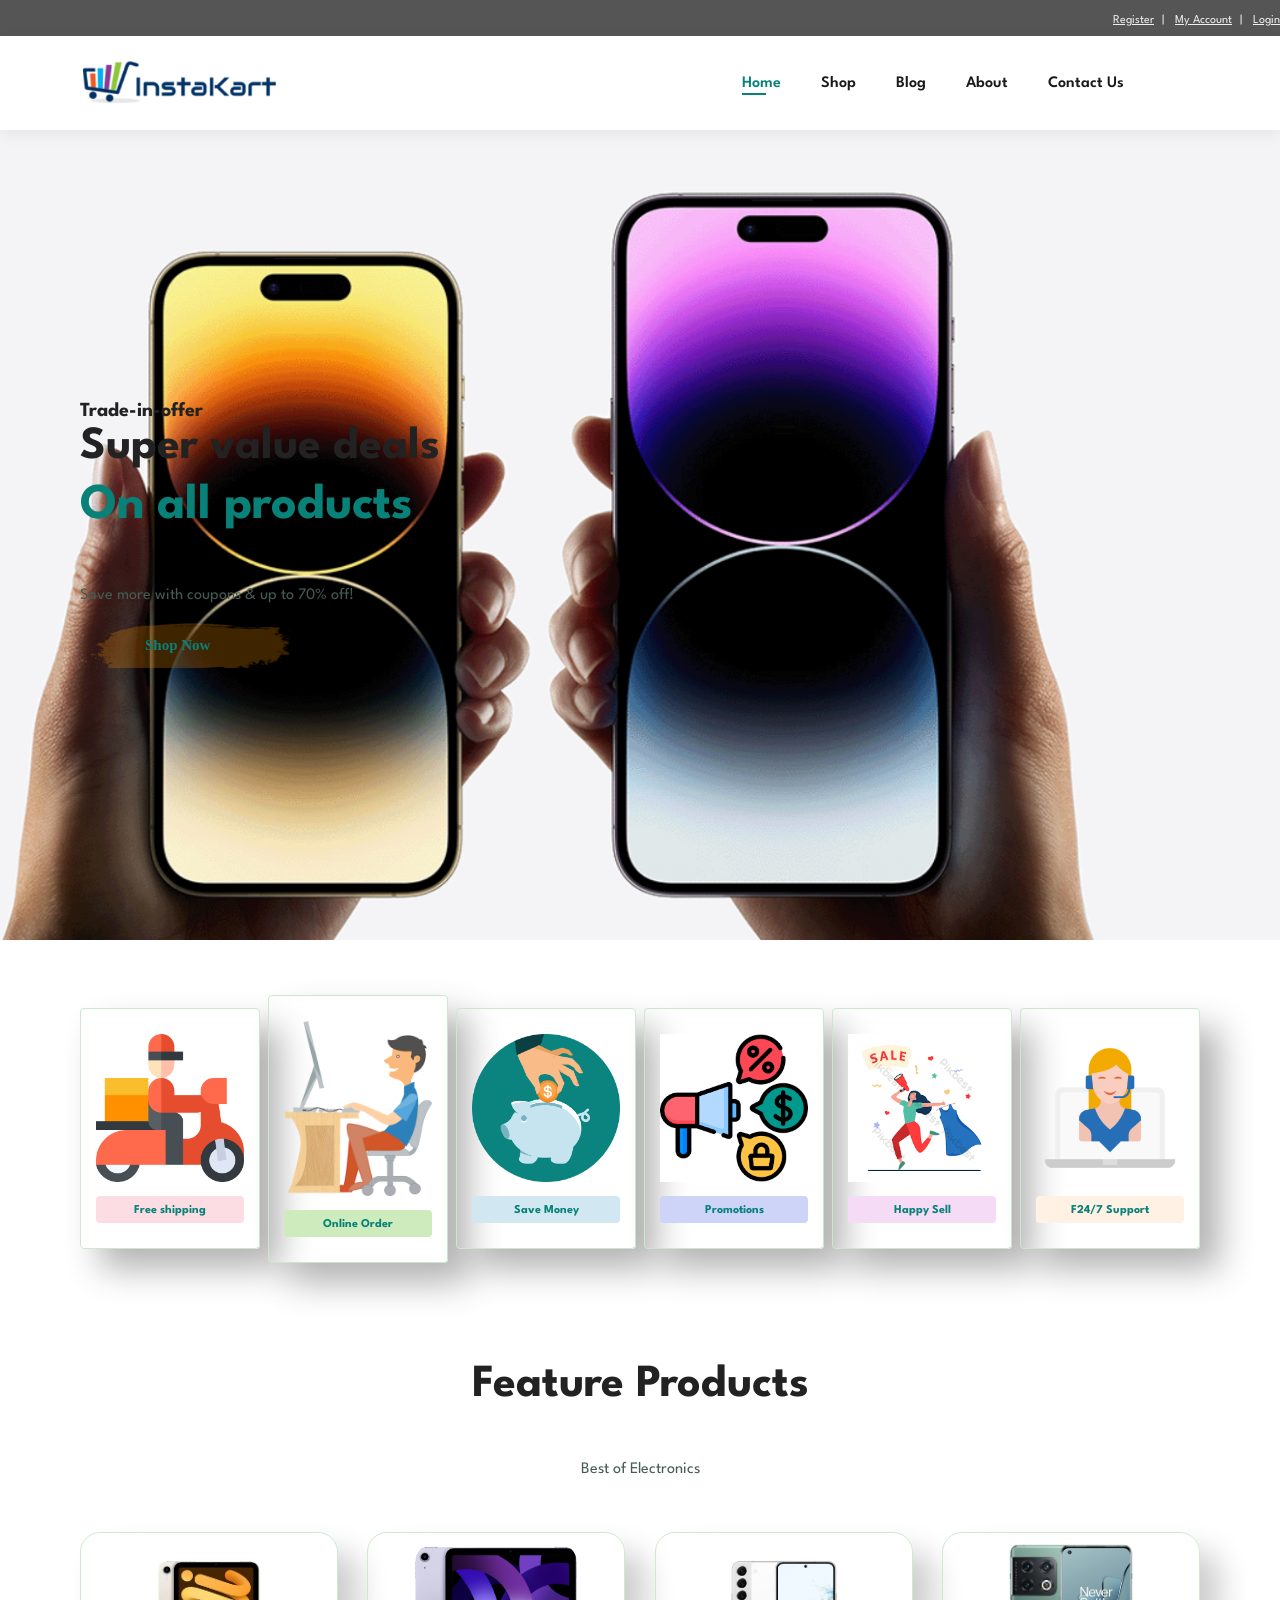
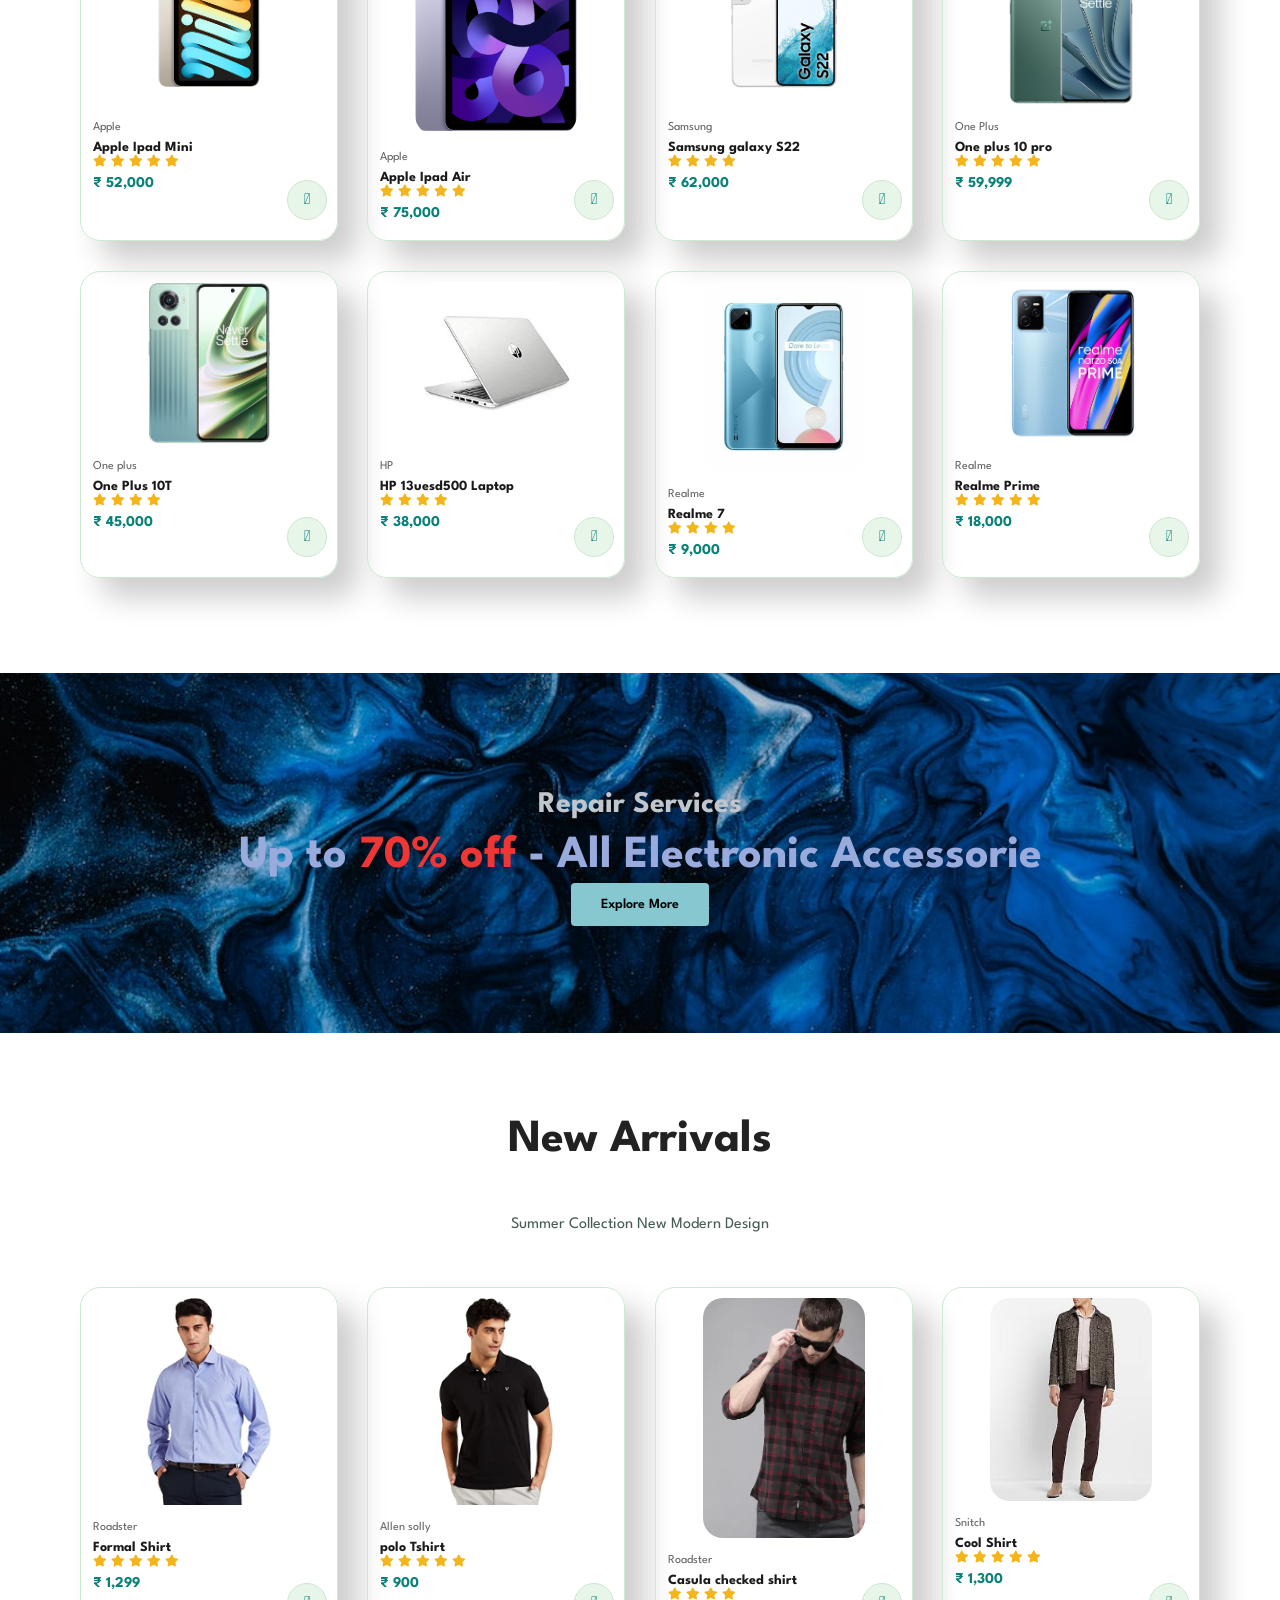
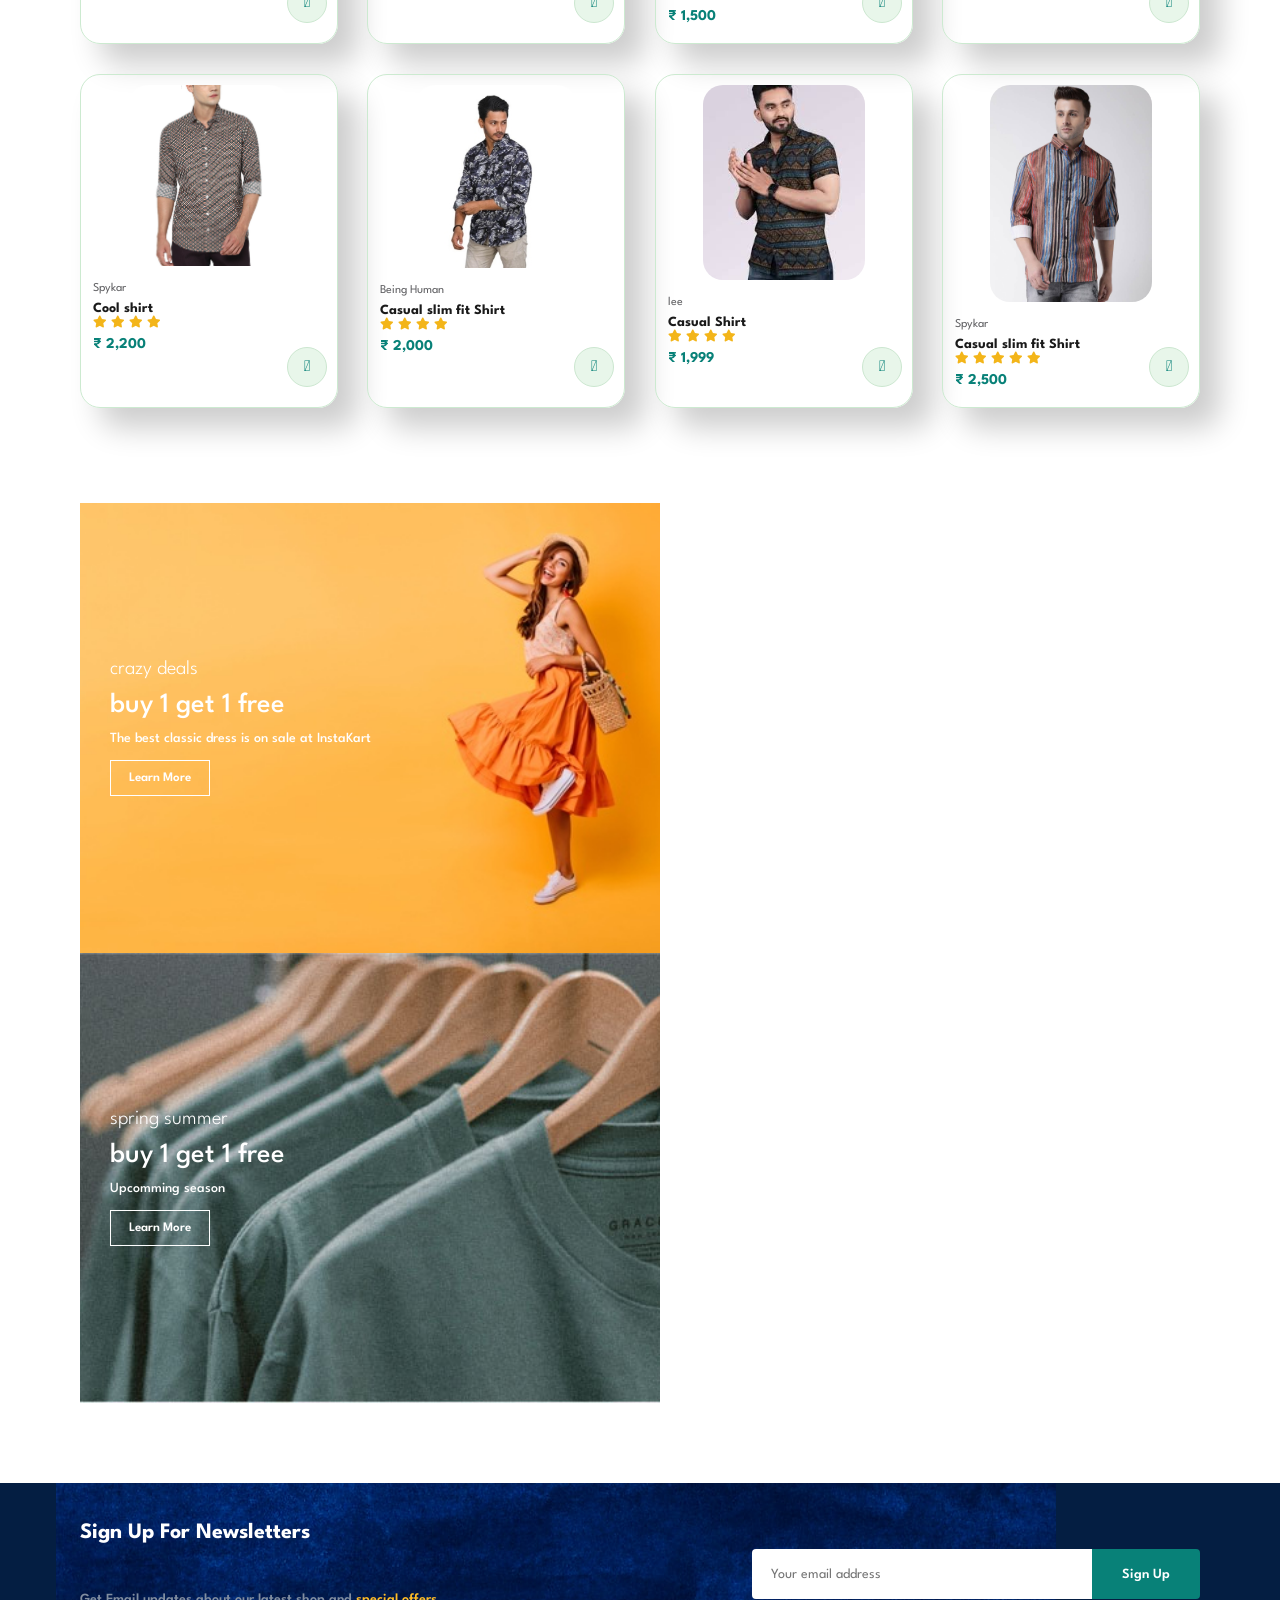
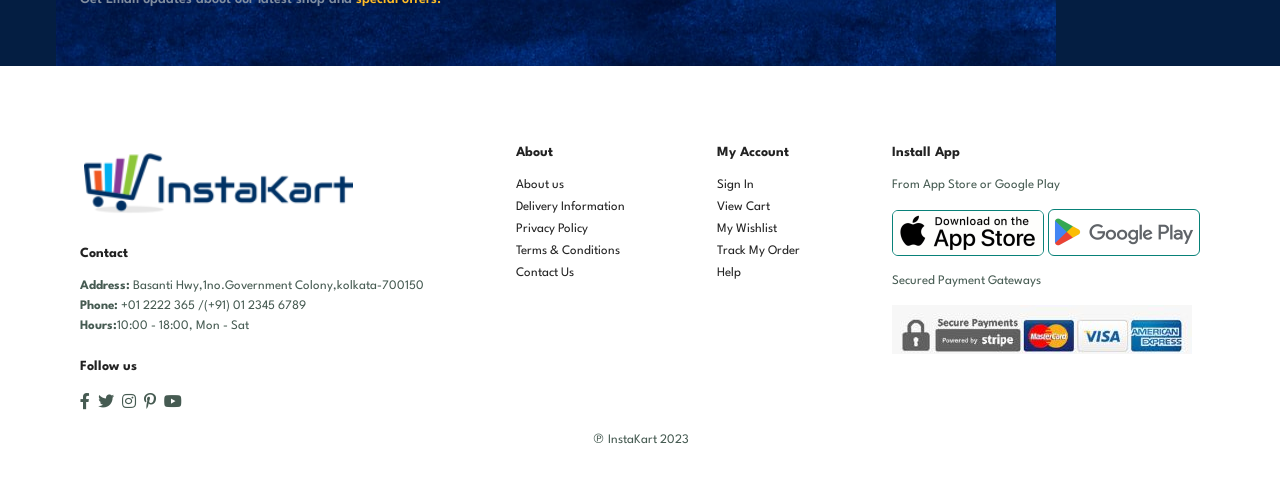
<file: index.html>
<!DOCTYPE html>
<html lang="en">
<head>
    <meta charset="UTF-8">
    <meta http-equiv="X-UA-Compatible" content="IE=edge">
    <meta name="viewport" content="width=device-width, initial-scale=1.0">
    <title>InstaKart</title>
    <link rel="stylesheet" href="https://pro.fontawesome.com/releases/v5.10.0/css/all.css"/>
    <link rel="stylesheet" href="style.css">
</head>
<body>

    <div id="top">
       
        <div class="container">
            
            <div class="col-md-6 offer">
                                
            </div>
            
            <div class="col-md-6">
                
                <ul class="menu">
                    
                    <li>
                        <a href="register_form.html">Register</a>
                    </li>
                    <li>
                        <a href="index.html">My Account</a>
                    </li>
                    <li>
                        <a href="login_form.html">Login</a>
                    </li>
                    
                </ul>
                
            </div>
            
        </div>
        
    </div>

  <section id="header">
    <a href="#"><img src="img/logo3.png" class="logo" alt=""></a>
<div>
    <ul id="navbar">
        <li><a class="active" href="index.html">Home</a></li>
        <li><a href="shop.html">Shop</a></li>
        <li><a href="blog.html">Blog</a></li>
        <li><a href="About.html">About</a></li>
        <li><a href="contact.html">Contact Us</a></li>
        <li id="lg-bag"><a href="cart.html"><i class="far fa-shopping-bag"></i></a></li>
        <a href="#" id="close"><i class="fa fa-times"></i></a>
    </ul>
</div>
<div id="mobile">
    <a href="cart.html"><i class="far fa-shopping-bag"></i></a>
    <i id="bar" class="fas fa-outdent"></i>
</div>
</section>
<section id="hero">
    <h4>
        Trade-in-offer
    </h4>
    <h2>Super value deals</h2>
    <h1>On all products</h1>
    <p>Save more with coupons & up to 70% off! </p>
    <a href="shop.html"><button>Shop Now</button></a>
   
</section>
<section id="feature" class="section-p1">
    <div class="fe-box">
        <img src="img/FreeShipping.png" alt="" width="150px" length="150px">
        <h6>Free shipping</h6>
    </div>
    <div class="fe-box">
        <img src="img/orderonline1.png" alt="" width="150px" length="150px">
        <h6>Online Order</h6>
    </div>
    <div class="fe-box">
        <img src="img/Save-Money-PNG-Pic.png" alt="" width="150px" length="150px">
        <h6>Save Money</h6>
    </div>
    <div class="fe-box">
        <img src="img/promo.png" alt="" width="150px" length="150px">
        <h6>Promotions</h6>
    </div>
    <div class="fe-box">
        <img src="img/happysell.png" alt="" width="150px" length="150px">
        <h6>Happy Sell</h6>
    </div>
    <div class="fe-box">
        <img src="img/support.png" alt="" width="150px" length="150px">
        <h6>F24/7 Support</h6>
    </div>
</section>
<section id="product1" class="section-p1">
    <h2>
        Feature Products
    </h2>
    <p>Best of Electronics</p>
    <div class="pro-container">
        <div class="pro">
            <img src="img/product/p1.jpg" alt="">
            <div class="des">
                <span>Apple</span>
                <h5>Apple Ipad Mini</h5>
                <div class="star">
                    <i class="fas fa-star"></i>
                    <i class="fas fa-star"></i>
                    <i class="fas fa-star"></i>
                    <i class="fas fa-star"></i>
                    <i class="fas fa-star"></i>
                </div>
                <h4>₹ 52,000
                     </h4> 
            </div>
            <a href="#"><i class="fal fa-shopping-cart cart"></i></a>
        </div>
        <div class="pro">
            <img src="img/product/p2.png" alt="">
            <div class="des">
                <span>Apple</span>
                <h5>Apple Ipad Air</h5>
                <div class="star">
                    <i class="fas fa-star"></i>
                    <i class="fas fa-star"></i>
                    <i class="fas fa-star"></i>
                    <i class="fas fa-star"></i>
                    <i class="fas fa-star"></i>
                </div>
                <h4>₹ 75,000
                     </h4> 
            </div>
            <a href="#"><i class="fal fa-shopping-cart cart"></i></a>
        </div>
        <div class="pro">
            <img src="img/product/p3.jpg" alt="">
            <div class="des">
                <span>Samsung</span>
                <h5>Samsung galaxy S22</h5>
                <div class="star">
                    <i class="fas fa-star"></i>
                    <i class="fas fa-star"></i>
                    <i class="fas fa-star"></i>
                    <i class="fas fa-star"></i>
                </div>
                <h4>₹ 62,000
                     </h4> 
            </div>
            <a href="#"><i class="fal fa-shopping-cart cart"></i></a>
        </div>
        <div class="pro">
            <img src="img/product/p4.jpg" alt="">
            <div class="des">
                <span>One Plus</span>
                <h5>One plus 10 pro</h5>
                <div class="star">
                    <i class="fas fa-star"></i>
                    <i class="fas fa-star"></i>
                    <i class="fas fa-star"></i>
                    <i class="fas fa-star"></i>
                    <i class="fas fa-star"></i>
                </div>
                <h4>₹ 59,999
                     </h4> 
            </div>
            <a href="#"><i class="fal fa-shopping-cart cart"></i></a>
        </div>
        <div class="pro">
            <img src="img/product/p5.jpg" alt="">
            <div class="des">
                <span>One plus</span>
                <h5>One Plus 10T</h5>
                <div class="star">
                    <i class="fas fa-star"></i>
                    <i class="fas fa-star"></i>
                    <i class="fas fa-star"></i>
                    <i class="fas fa-star"></i>
                    
                </div>
                <h4>₹ 45,000
                     </h4> 
            </div>
            <a href="#"><i class="fal fa-shopping-cart cart"></i></a>
        </div>
        <div class="pro">
            <img src="img/product/p6.jpg" alt="">
            <div class="des">
                <span>HP</span>
                <h5>HP 13uesd500 Laptop</h5>
                <div class="star">
                    <i class="fas fa-star"></i>
                    <i class="fas fa-star"></i>
                    <i class="fas fa-star"></i>
                    
                    <i class="fas fa-star"></i>
                </div>
                <h4>₹ 38,000
                     </h4> 
            </div>
            <a href="#"><i class="fal fa-shopping-cart cart"></i></a>
        </div>
        <div class="pro">
            <img src="img/product/p7.jpg" alt="">
            <div class="des">
                <span>Realme</span>
                <h5>Realme 7</h5>
                <div class="star">
                    <i class="fas fa-star"></i>
                    <i class="fas fa-star"></i>
                    <i class="fas fa-star"></i>
                    <i class="fas fa-star"></i>
                    
                </div>
                <h4>₹ 9,000
                     </h4> 
            </div>
            <a href="#"><i class="fal fa-shopping-cart cart"></i></a>
        </div>
        <div class="pro">
            <img src="img/product/p8.jpg" alt="">
            <div class="des">
                <span>Realme</span>
                <h5>Realme Prime</h5>
                <div class="star">
                    <i class="fas fa-star"></i>
                    <i class="fas fa-star"></i>
                    <i class="fas fa-star"></i>
                    <i class="fas fa-star"></i>
                    <i class="fas fa-star"></i>
                </div>
                <h4>₹ 18,000
                     </h4> 
            </div>
            <a href="#"><i class="fal fa-shopping-cart cart"></i></a>
        </div>
        
    </div> 

</section>
<section id="banner" class="section-m1">
    <h4>Repair Services</h4>
    <h2>Up to <span>70% off</span> - All Electronic Accessorie</h2>
<button class="normal">Explore More</button>
</section>

<section id="product1" class="section-p1">
    <h2>
        New Arrivals
    </h2>
    <p>Summer Collection New Modern Design</p>
    <div class="pro-container">
        <div class="pro">
            <img src="img/clothes/c1.jpg" alt="">
            <div class="des">
                <span>Roadster</span>
                <h5>Formal Shirt</h5>
                <div class="star">
                    <i class="fas fa-star"></i>
                    <i class="fas fa-star"></i>
                    <i class="fas fa-star"></i>
                    <i class="fas fa-star"></i>
                    <i class="fas fa-star"></i>
                </div>
                <h4>₹ 1,299
                     </h4> 
            </div>
            <a href="#"><i class="fal fa-shopping-cart cart"></i></a>
        </div>
        <div class="pro">
            <img src="img/clothes/c2.jpg" alt="">
            <div class="des">
                <span>Allen solly</span>
                <h5>polo Tshirt</h5>
                <div class="star">
                    <i class="fas fa-star"></i>
                    <i class="fas fa-star"></i>
                    <i class="fas fa-star"></i>
                    <i class="fas fa-star"></i>
                    <i class="fas fa-star"></i>
                </div>
                <h4>₹ 900
                     </h4> 
            </div>
            <a href="#"><i class="fal fa-shopping-cart cart"></i></a>
        </div>
        <div class="pro">
            <img src="img/clothes/c3.jfif" alt="">
            <div class="des">
                <span>Roadster</span>
                <h5>Casula checked shirt</h5>
                <div class="star">
                    <i class="fas fa-star"></i>
                    <i class="fas fa-star"></i>
                    <i class="fas fa-star"></i>
                    <i class="fas fa-star"></i>
                </div>
                <h4>₹ 1,500
                     </h4> 
            </div>
            <a href="#"><i class="fal fa-shopping-cart cart"></i></a>
        </div>
        <div class="pro">
            <img src="img/clothes/c4.jfif" alt="">
            <div class="des">
                <span>Snitch</span>
                <h5>Cool Shirt</h5>
                <div class="star">
                    <i class="fas fa-star"></i>
                    <i class="fas fa-star"></i>
                    <i class="fas fa-star"></i>
                    <i class="fas fa-star"></i>
                    <i class="fas fa-star"></i>
                </div>
                <h4>₹ 1,300
                     </h4> 
            </div>
            <a href="#"><i class="fal fa-shopping-cart cart"></i></a>
        </div>
        <div class="pro">
            <img src="img/clothes/c5.jpeg" alt="">
            <div class="des">
                <span>Spykar</span>
                <h5>Cool shirt</h5>
                <div class="star">
                    <i class="fas fa-star"></i>
                    <i class="fas fa-star"></i>
                    <i class="fas fa-star"></i>
                    <i class="fas fa-star"></i>
                    
                </div>
                <h4>₹ 2,200
                     </h4> 
            </div>
            <a href="#"><i class="fal fa-shopping-cart cart"></i></a>
        </div>
        <div class="pro">
            <img src="img/clothes/c6.jpeg" alt="">
            <div class="des">
                <span>Being Human</span>
                <h5>Casual slim fit Shirt</h5>
                <div class="star">
                    <i class="fas fa-star"></i>
                    <i class="fas fa-star"></i>
                    <i class="fas fa-star"></i>
                    
                    <i class="fas fa-star"></i>
                </div>
                <h4>₹ 2,000
                     </h4> 
            </div>
            <a href="#"><i class="fal fa-shopping-cart cart"></i></a>
        </div>
        <div class="pro">
            <img src="img/clothes/c7.jfif" alt="">
            <div class="des">
                <span>lee</span>
                <h5>Casual Shirt</h5>
                <div class="star">
                    <i class="fas fa-star"></i>
                    <i class="fas fa-star"></i>
                    <i class="fas fa-star"></i>
                    <i class="fas fa-star"></i>
                    
                </div>
                <h4>₹ 1,999
                     </h4> 
            </div>
            <a href="#"><i class="fal fa-shopping-cart cart"></i></a>
        </div>
        <div class="pro">
            <img src="img/clothes/c8.jpeg" alt="">
            <div class="des">
                <span>Spykar</span>
                <h5>Casual slim fit Shirt</h5>
                <div class="star">
                    <i class="fas fa-star"></i>
                    <i class="fas fa-star"></i>
                    <i class="fas fa-star"></i>
                    <i class="fas fa-star"></i>
                    <i class="fas fa-star"></i>
                </div>
                <h4>₹ 2,500
                     </h4> 
            </div>
            <a href="#"><i class="fal fa-shopping-cart cart"></i></a>
        </div>
        
    </div> 

</section>

<section id="sm-banner" class="section-p1">
    <div class="banner-box">
        <h4>crazy deals</h4>
        <h2>buy 1 get 1 free</h2>
        <span>The best classic dress is on sale at InstaKart</span>
        <button class="white">Learn More</button>

    </div>
    <div class="banner-box banner-box2">
        <h4>spring summer</h4>
        <h2>buy 1 get 1 free</h2>
        <span>Upcomming season</span>
        <button class="white">Learn More</button>

    </div>
</section>
<section id="newsletter" class="section-p1 section-m1">
    <div class="newstext">
        <h4>Sign Up For Newsletters</h4>
        <p>Get Email updates about our latest shop and <span>special offers.</span>

        </p>
    </div>
    <div class="form">
        <input type="text" placeholder="Your email address">
        <button class="normal">Sign Up</button>
    </div>
</section>
<footer class="section-p1">
    <div class="col">
        <img  class="logo" src="img/logo3.png" alt="">
        <h4>Contact</h4>
        <p><strong>Address:</strong> Basanti Hwy,1no.Government Colony,kolkata-700150</p>
        <p><strong>Phone:</strong> +01 2222 365 /(+91) 01 2345 6789</p>
        <p><strong>Hours:</strong>10:00 - 18:00, Mon - Sat</p>
        <div class="follow">
            <h4>Follow us</h4>
            <div class="icon">
                <i class="fab fa-facebook-f"></i>
                <i class="fab fa-twitter"></i>
                <i class="fab fa-instagram"></i>
                <i class="fab fa-pinterest-p"></i>
                <i class="fab fa-youtube"></i>
            </div>
        </div>
    </div>
    <div class="col">
        <h4>About</h4>
        <a href="#">About us</a>
        <a href="#">Delivery Information</a>
        <a href="#">Privacy Policy</a>
        <a href="#">Terms & Conditions</a>
        <a href="#">Contact Us</a>
    </div>
    <div class="col">
        <h4>My Account</h4>
        <a href="#">Sign In</a>
        <a href="#">View Cart</a>
        <a href="#">My Wishlist</a>
        <a href="#">Track My Order</a>
        <a href="#">Help</a>
    </div>
    <div class="col install">
        <h4>Install App</h4>
        <p>From App Store or Google Play</p>
        <div class="row">
            <img src="img/pay/app0.png" alt="">
            <img src="img/pay/gpay20.png" alt="">
        </div>
        <p>Secured Payment Gateways</p>
        <img src="img/pay/paym1.jpg" alt="">
    </div>
    <div class="copyright">
        <p>&copysr; InstaKart 2023</p>
    </div>
</footer>

    <script src="script.js"></script>
</body>
</html>
</file>
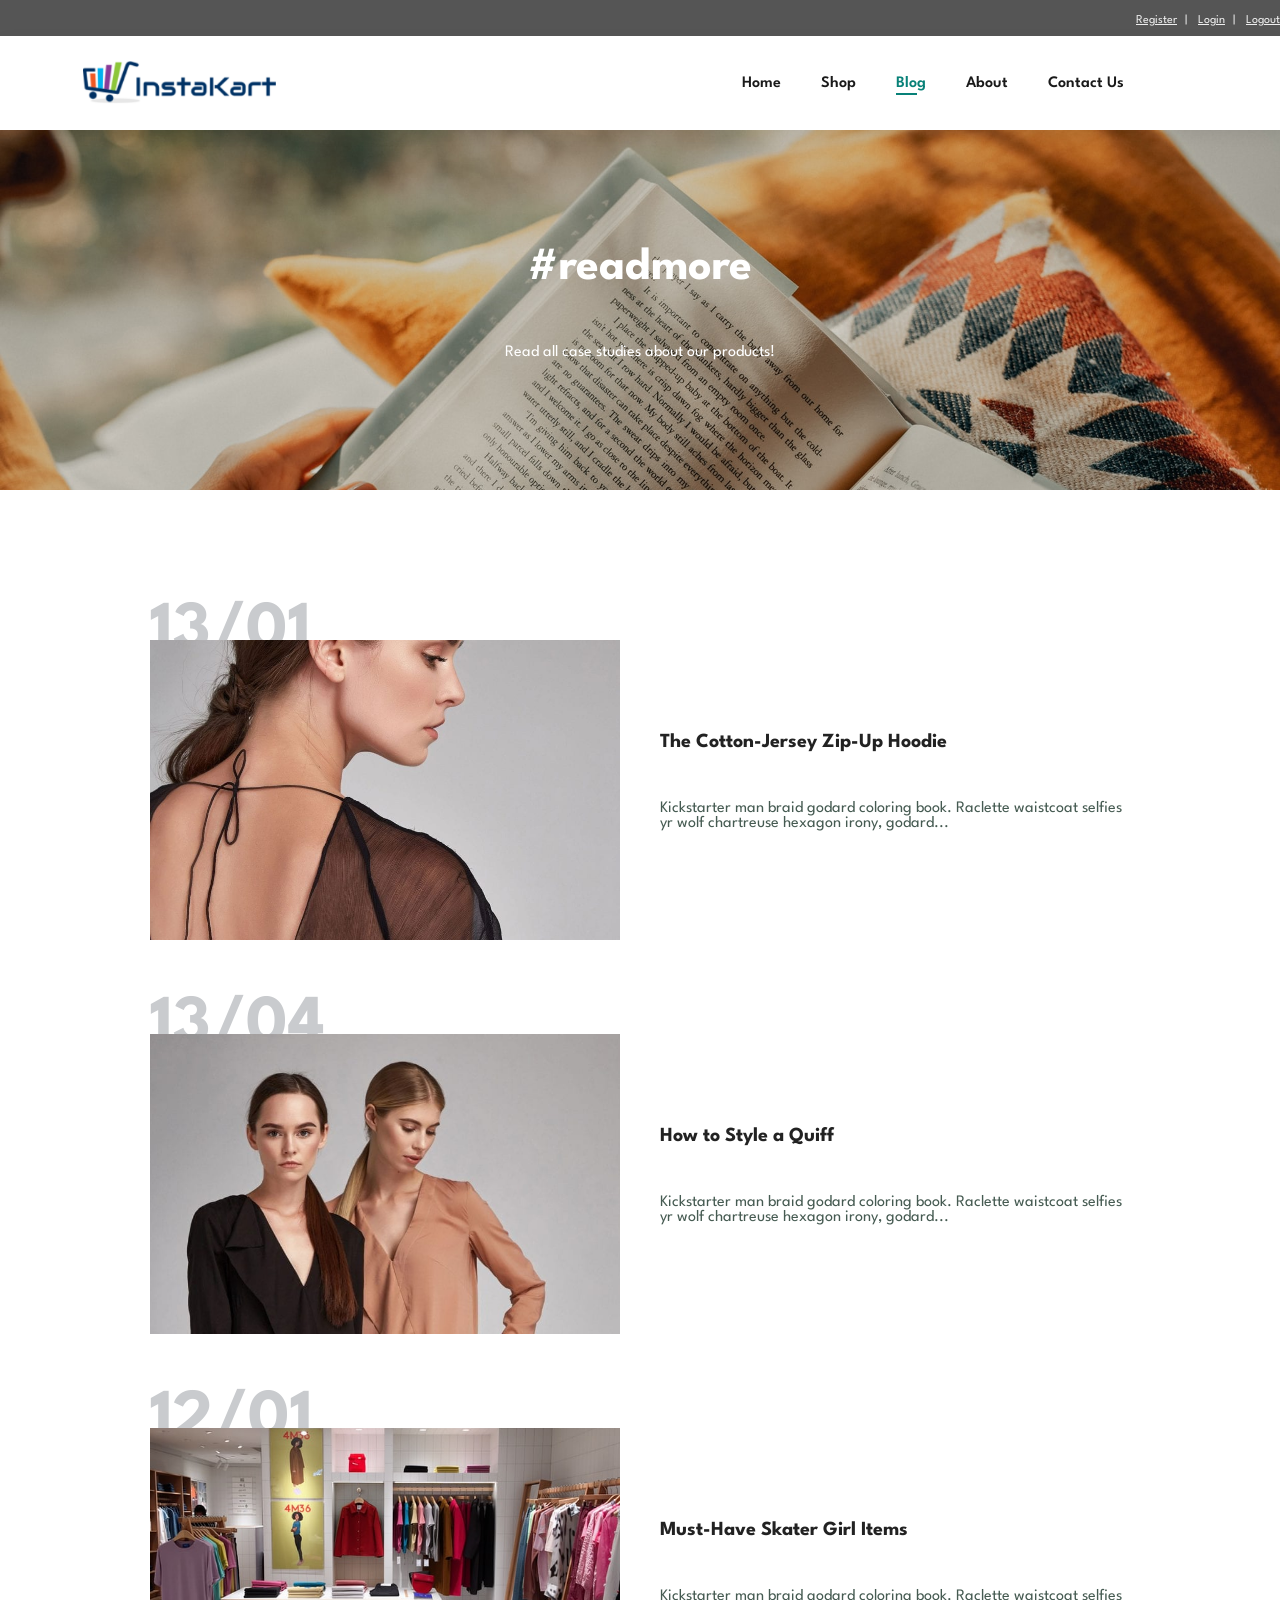
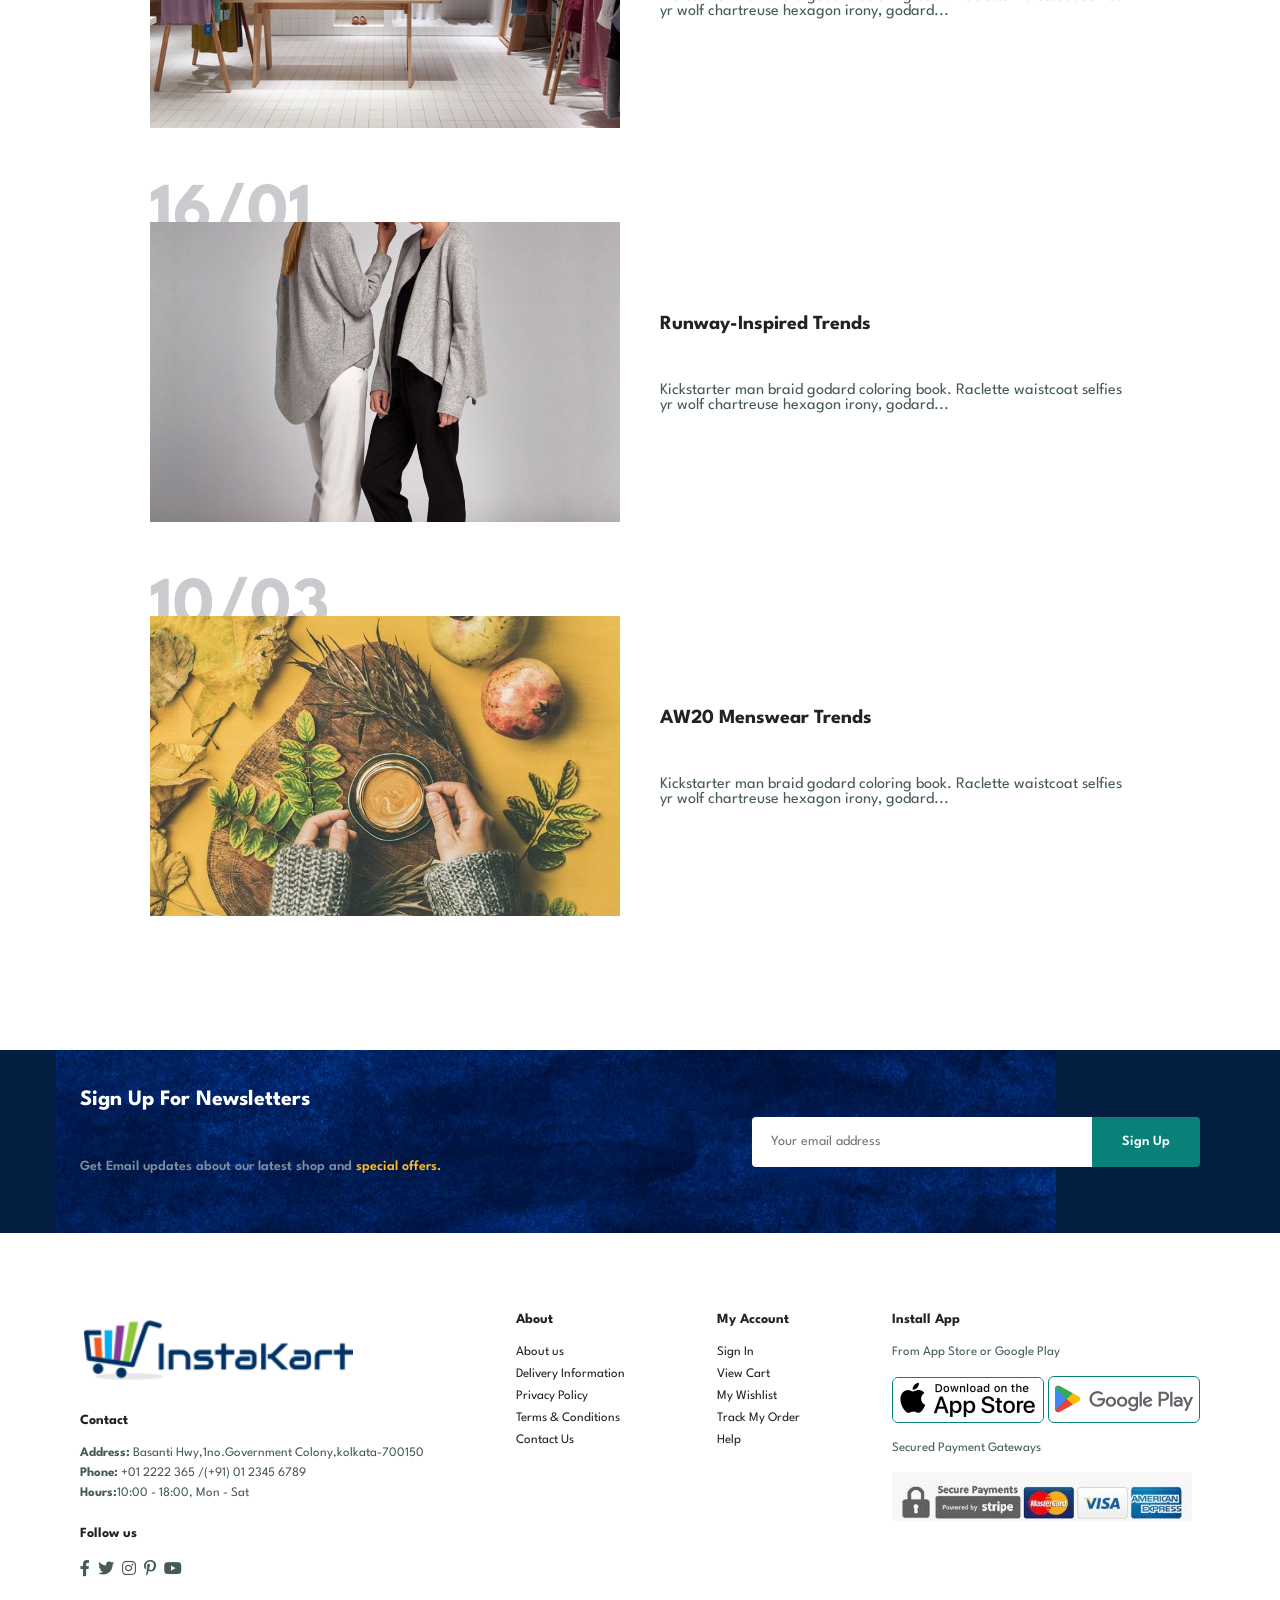
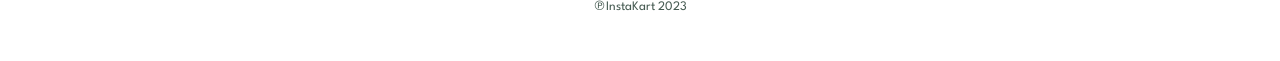
<file: blog.html>
<!DOCTYPE html>
<html lang="en">
<head>
    <meta charset="UTF-8">
    <meta http-equiv="X-UA-Compatible" content="IE=edge">
    <meta name="viewport" content="width=device-width, initial-scale=1.0">
    <title>InstaKart</title>
    <link rel="stylesheet" href="https://pro.fontawesome.com/releases/v5.10.0/css/all.css"/>
    <link rel="stylesheet" href="style.css">
</head>
<body>

    <div id="top">
       
        <div class="container">
            
            <div class="col-md-6 offer">
                                
            </div>
            
            <div class="col-md-6">
                
                <ul class="menu">
                    
                    <li>
                        <a href="register_form.html">Register</a>
                    </li>
                    <li>
                        <a href="login_form.html">Login</a>
                    </li>
                    <li>
                        <a href="index.html">Logout</a>
                    </li>
                    
                </ul>
                
            </div>
            
        </div>
        
    </div>

  <section id="header">
    <a href="#"><img src="img/logo3.png" class="logo" alt=""></a>
<div>
    <ul id="navbar">
        <li><a href="index.html">Home</a></li>
        <li><a  href="shop.html">Shop</a></li>
        <li><a class="active" href="blog.html">Blog</a></li>
        <li><a href="About.html">About</a></li>
        <li><a href="contact.html">Contact Us</a></li>
        <li id="lg-bag"><a href="cart.html"><i class="far fa-shopping-bag"></i></a></li>
        <a href="#" id="close"><i class="fa fa-times"></i></a>

    </ul>
</div>
<div id="mobile">
    <a href="cart.html"><i class="far fa-shopping-bag"></i></a>
    <i id="bar" class="fas fa-outdent"></i>
</div>
</section>    
<section id="page-header" class="blog-header">
        <h2>#readmore</h2>
    
    <p>Read all case studies about our products! </p>
    
</section>
    
<section id="blog">
    <div class="blog-box">
        <div class="blog-img">
            <img src="img/img/blog/b1.jpg" alt="">
        </div>
        <div class="blog-details">
            <h4>The Cotton-Jersey Zip-Up Hoodie</h4>
            <p>Kickstarter man braid godard coloring book.  Raclette waistcoat selfies yr wolf chartreuse hexagon irony, 
                godard...</p>
            <!-- <a href="#">CONTINUE READING</a> -->
        </div>
        <h1>13/01</h1>
    </div>
    <div class="blog-box">
        <div class="blog-img">
            <img src="img/img/blog/b2.jpg" alt="">
        </div>
        <div class="blog-details">
            <h4>How to Style a Quiff</h4>
            <p>Kickstarter man braid godard coloring book.  Raclette waistcoat selfies yr wolf chartreuse hexagon irony, 
                godard...</p>
            <!-- <a href="#">CONTINUE READING</a> -->
        </div>
        <h1>13/04</h1>
    </div>
    <div class="blog-box">
        <div class="blog-img">
            <img src="img/img/blog/b3.jpg" alt="">
        </div>
        <div class="blog-details">
            <h4>Must-Have Skater Girl Items</h4>
            <p>Kickstarter man braid godard coloring book.  Raclette waistcoat selfies yr wolf chartreuse hexagon irony, 
                godard...</p>
            <!-- <a href="#">CONTINUE READING</a> -->
        </div>
        <h1>12/01</h1>
    </div>
    <div class="blog-box">
        <div class="blog-img">
            <img src="img/img/blog/b4.jpg" alt="">
        </div>
        <div class="blog-details">
            <h4>Runway-Inspired Trends</h4>
            <p>Kickstarter man braid godard coloring book.  Raclette waistcoat selfies yr wolf chartreuse hexagon irony, 
                godard...</p>
            <!-- <a href="#">CONTINUE READING</a> -->
        </div>
        <h1>16/01</h1>
    </div>
    <div class="blog-box">
        <div class="blog-img">
            <img src="img/img/blog/b6.jpg" alt="">
        </div>
        <div class="blog-details">
            <h4>AW20 Menswear Trends</h4>
            <p>Kickstarter man braid godard coloring book.  Raclette waistcoat selfies yr wolf chartreuse hexagon irony, 
                godard...</p>
             
            <!-- <a href="#">CONTINUE READING</a> -->
        </div>
        <h1>10/03</h1>
    </div>

</section>
<!--
<section id="pagination" class="section-p1">
<a href="#">1</a>
<a href="#">2</a>
<a href="#"><i class="fal fa-long-arrow-alt-right"></i></a>

</section>
-->

<section id="newsletter" class="section-p1 section-m1">
    <div class="newstext">
        <h4>Sign Up For Newsletters</h4>
        <p>Get Email updates about our latest shop and <span>special offers.</span>

        </p>
    </div>
    <div class="form">
        <input type="text" placeholder="Your email address">
        <button class="normal">Sign Up</button>
    </div>
</section>
<footer class="section-p1">
    <div class="col">
        <img  class="logo" src="img/logo3.png" alt="">
        <h4>Contact</h4>
        <p><strong>Address:</strong> Basanti Hwy,1no.Government Colony,kolkata-700150</p>
        <p><strong>Phone:</strong> +01 2222 365 /(+91) 01 2345 6789</p>
        <p><strong>Hours:</strong>10:00 - 18:00, Mon - Sat</p>
        <div class="follow">
            <h4>Follow us</h4>
            <div class="icon">
                <i class="fab fa-facebook-f"></i>
                <i class="fab fa-twitter"></i>
                <i class="fab fa-instagram"></i>
                <i class="fab fa-pinterest-p"></i>
                <i class="fab fa-youtube"></i>
            </div>
        </div>
    </div>
    <div class="col">
        <h4>About</h4>
        <a href="#">About us</a>
        <a href="#">Delivery Information</a>
        <a href="#">Privacy Policy</a>
        <a href="#">Terms & Conditions</a>
        <a href="#">Contact Us</a>
    </div>
    <div class="col">
        <h4>My Account</h4>
        <a href="#">Sign In</a>
        <a href="#">View Cart</a>
        <a href="#">My Wishlist</a>
        <a href="#">Track My Order</a>
        <a href="#">Help</a>
    </div>
    <div class="col install">
        <h4>Install App</h4>
        <p>From App Store or Google Play</p>
        <div class="row">
            <img src="img/pay/app0.png" alt="">
            <img src="img/pay/gpay20.png" alt="">
        </div>
        <p>Secured Payment Gateways</p>
        <img src="img/pay/paym1.jpg" alt="">
    </div>
    <div class="copyright">
        <p>&copysr;InstaKart 2023</p>
    </div>
</footer>

    <script src="script.js"></script>
</body>
</html>
</file>
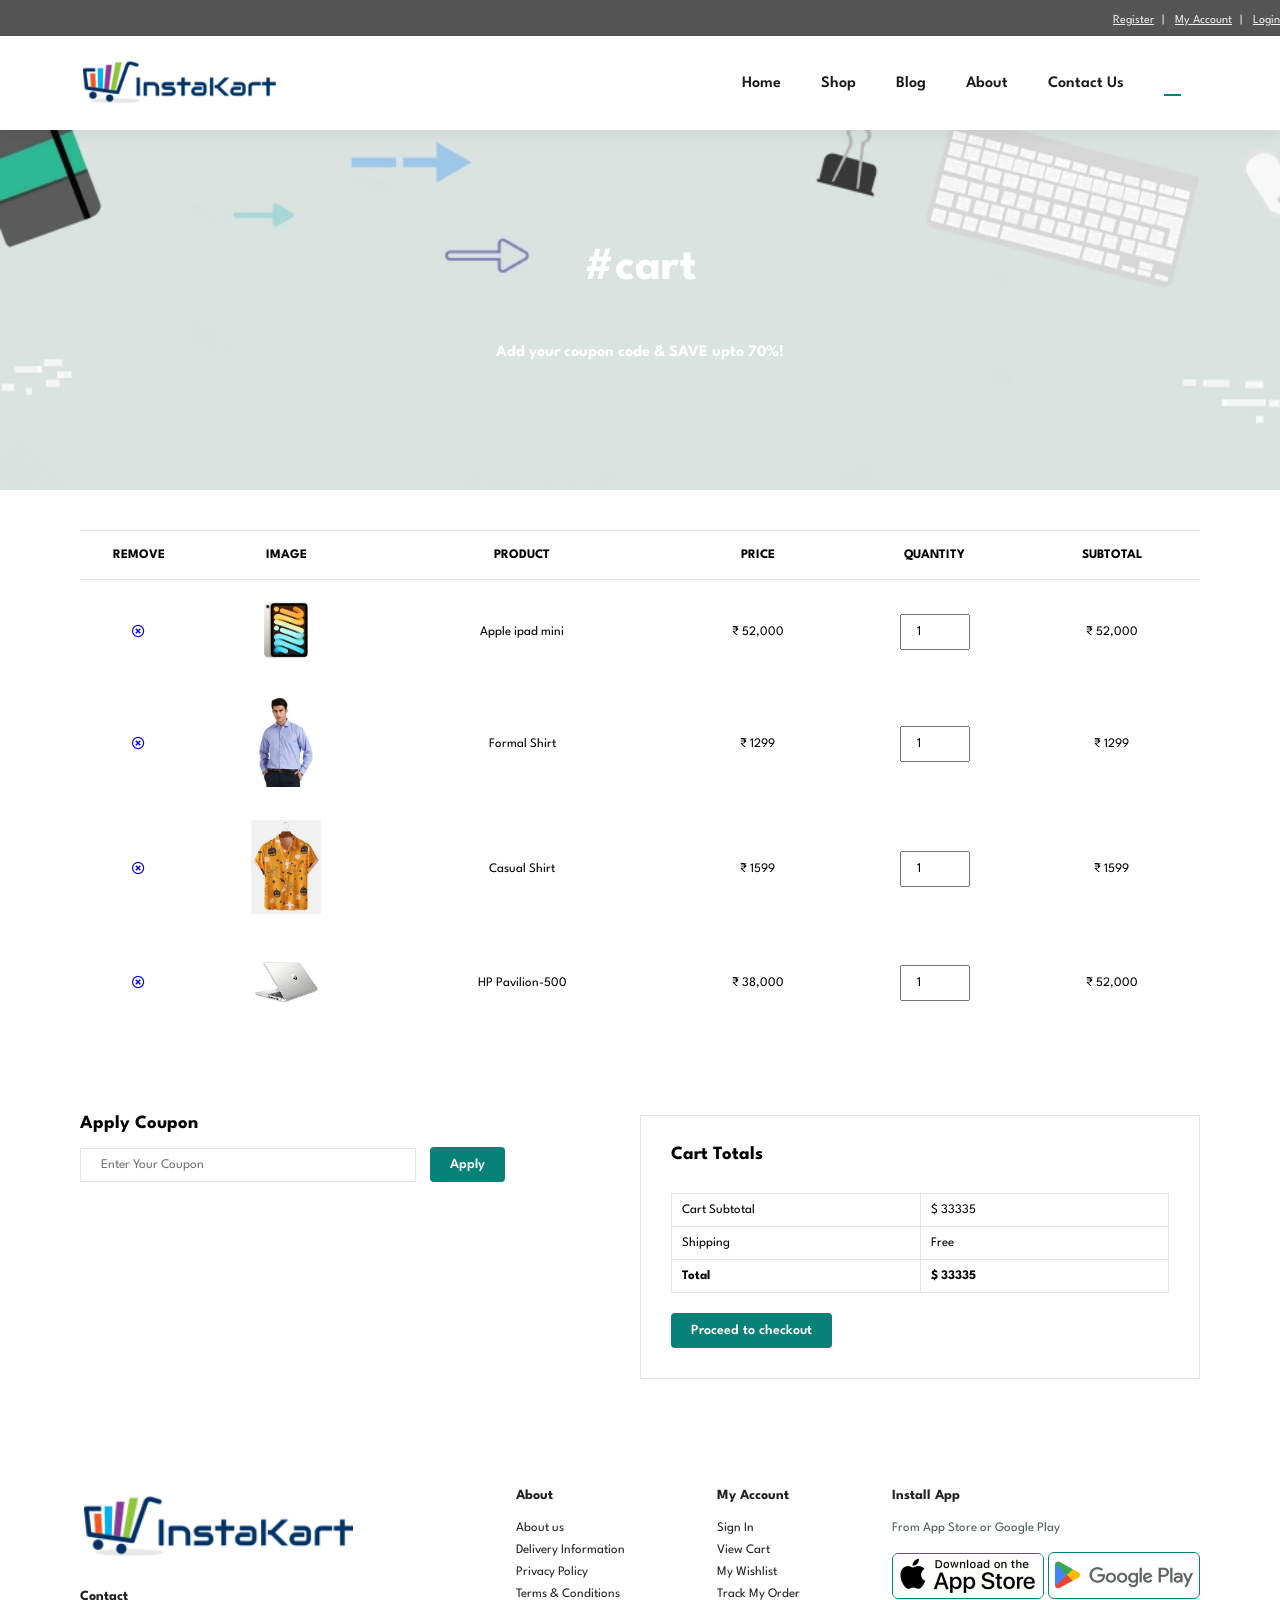
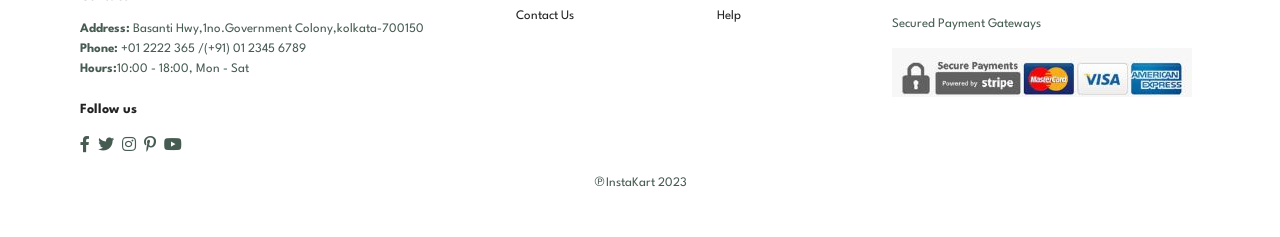
<file: cart.html>
<!DOCTYPE html>
<html lang="en">

<head>
    <meta charset="UTF-8">
    <meta http-equiv="X-UA-Compatible" content="IE=edge">
    <meta name="viewport" content="width=device-width, initial-scale=1.0">
    <title>InstaKart</title>
    <link rel="stylesheet" href="https://pro.fontawesome.com/releases/v5.10.0/css/all.css" />
    <link rel="stylesheet" href="style.css">
</head>

<body>

    <div id="top">
       
        <div class="container">
            
            <div class="col-md-6 offer">
                                
            </div>
            
            <div class="col-md-6">
                
                <ul class="menu">
                    
                    <li>
                        <a href="register_form.html">Register</a>
                    </li>
                    <li>
                        <a href="index.html">My Account</a>
                    </li>
                    <li>
                        <a href="login_form.html">Login</a>
                    </li>
                    
                </ul>
                
            </div>
            
        </div>
        
    </div>

    <section id="header">
        <a href="#"><img src="img/logo3.png" class="logo" alt=""></a>
    <div>
        <ul id="navbar">
            <li><a href="index.html">Home</a></li>
            <li><a  href="shop.html">Shop</a></li>
            <li><a href="blog.html">Blog</a></li>
            <li><a href="About.html">About</a></li>
            <li><a href="contact.html">Contact Us</a></li>
            <li id="lg-bag"><a class="active" href="cart.html"><i class="far fa-shopping-bag"></i></a></li>
            <a href="#" id="close"><i class="fa fa-times"></i></a>
    
        </ul>
    </div>
    <div id="mobile">
        <a href="cart.html"><i class="far fa-shopping-bag"></i></a>
        <i id="bar" class="fas fa-outdent"></i>
    </div>
    </section>
    <section id="page-header" class="cart-header">
        <h2><strong>#cart</strong></h2>

        <p><strong>Add your coupon code & SAVE upto 70%!</strong></p>


    </section>

    <section id="cart" class="section-p1">
        <table width="100%">
            <thead> <!--Table head-->
                <tr>
                    <td>Remove</td>
                    <td>Image</td>
                    <td>Product</td>
                    <td>Price</td>
                    <td>Quantity</td>
                    <td>Subtotal</td>
                </tr>
            </thead>
            <tbody>
                <tr>
                    <td><a href="#"><i class="far fa-times-circle"></i></a></td>
                    <td><img src="img/product/p1.jpg" alt=""></td>
                    <td>Apple ipad mini</td>
                    <td>₹ 52,000</td>
                    <td><input type="number" value="1"></td>
                    <td>₹ 52,000</td>
                </tr>
                <tr>
                    <td><a href="#"><i class="far fa-times-circle"></i></a></td>
                    <td><img src="img/clothes/c1.jpg" alt=""></td>
                    <td>Formal Shirt</td>
                    <td>₹ 1299</td>
                    <td><input type="number" value="1"></td>
                    <td>₹ 1299</td>
                </tr>
                <tr>
                    <td><a href="#"><i class="far fa-times-circle"></i></a></td>
                    <td><img src="img/clothes/c9.jfif" alt=""></td>
                    <td>Casual Shirt</td>
                    <td>₹ 1599</td>
                    <td><input type="number" value="1"></td>
                    <td>₹ 1599</td>
                </tr>
                <tr>
                    <td><a href="#"><i class="far fa-times-circle"></i></a></td>
                    <td><img src="img/product/p6.jpg" alt=""></td>
                    <td>HP Pavilion-500</td>
                    <td>₹ 38,000</td>
                    <td><input type="number" value="1"></td>
                    <td>₹ 52,000</td>
                </tr>
            </tbody>

        </table>
    </section>

    <section id="cart-add" class="section-p1">
        <div id="coupon">
            <h3>Apply Coupon</h3>
            <div>
                <input type="text" placeholder="Enter Your Coupon">
                <button class="normal">Apply</button>
            </div>
        </div>
        <div id="subtotal">
            <h3>Cart Totals</h3>
            <table>
                <tr>
                    <td>Cart Subtotal</td>
                    <td>$ 33335</td>
                </tr>
                <tr>
                    <td>Shipping</td>
                    <td>Free</td>
                </tr>
                <tr>
                    <td><strong>Total</strong></td>
                    <td><strong>$ 33335</strong></td>
                </tr>
            </table>
            <button class="normal">Proceed to checkout</button>
        </div>
    </section>
   

    <footer class="section-p1">
        <div class="col">
            <img class="logo" src="img/logo3.png" alt="">
            <h4>Contact</h4>
            <p><strong>Address:</strong> Basanti Hwy,1no.Government Colony,kolkata-700150</p>
            <p><strong>Phone:</strong> +01 2222 365 /(+91) 01 2345 6789</p>
            <p><strong>Hours:</strong>10:00 - 18:00, Mon - Sat</p>
            <div class="follow">
                <h4>Follow us</h4>
                <div class="icon">
                    <i class="fab fa-facebook-f"></i>
                    <i class="fab fa-twitter"></i>
                    <i class="fab fa-instagram"></i>
                    <i class="fab fa-pinterest-p"></i>
                    <i class="fab fa-youtube"></i>
                </div>
            </div>
        </div>
        <div class="col">
            <h4>About</h4>
            <a href="#">About us</a>
            <a href="#">Delivery Information</a>
            <a href="#">Privacy Policy</a>
            <a href="#">Terms & Conditions</a>
            <a href="#">Contact Us</a>
        </div>
        <div class="col">
            <h4>My Account</h4>
            <a href="#">Sign In</a>
            <a href="#">View Cart</a>
            <a href="#">My Wishlist</a>
            <a href="#">Track My Order</a>
            <a href="#">Help</a>
        </div>
        <div class="col install">
            <h4>Install App</h4>
            <p>From App Store or Google Play</p>
            <div class="row">
                <img src="img/pay/app0.png" alt="">
                <img src="img/pay/gpay20.png" alt="">
            </div>
            <p>Secured Payment Gateways</p>
            <img src="img/pay/paym1.jpg" alt="">
        </div>
        <div class="copyright">
            <p>&copysr;InstaKart 2023</p>
        </div>
    </footer>


    <script src="script.js"></script>
</body>

</html>
</file>
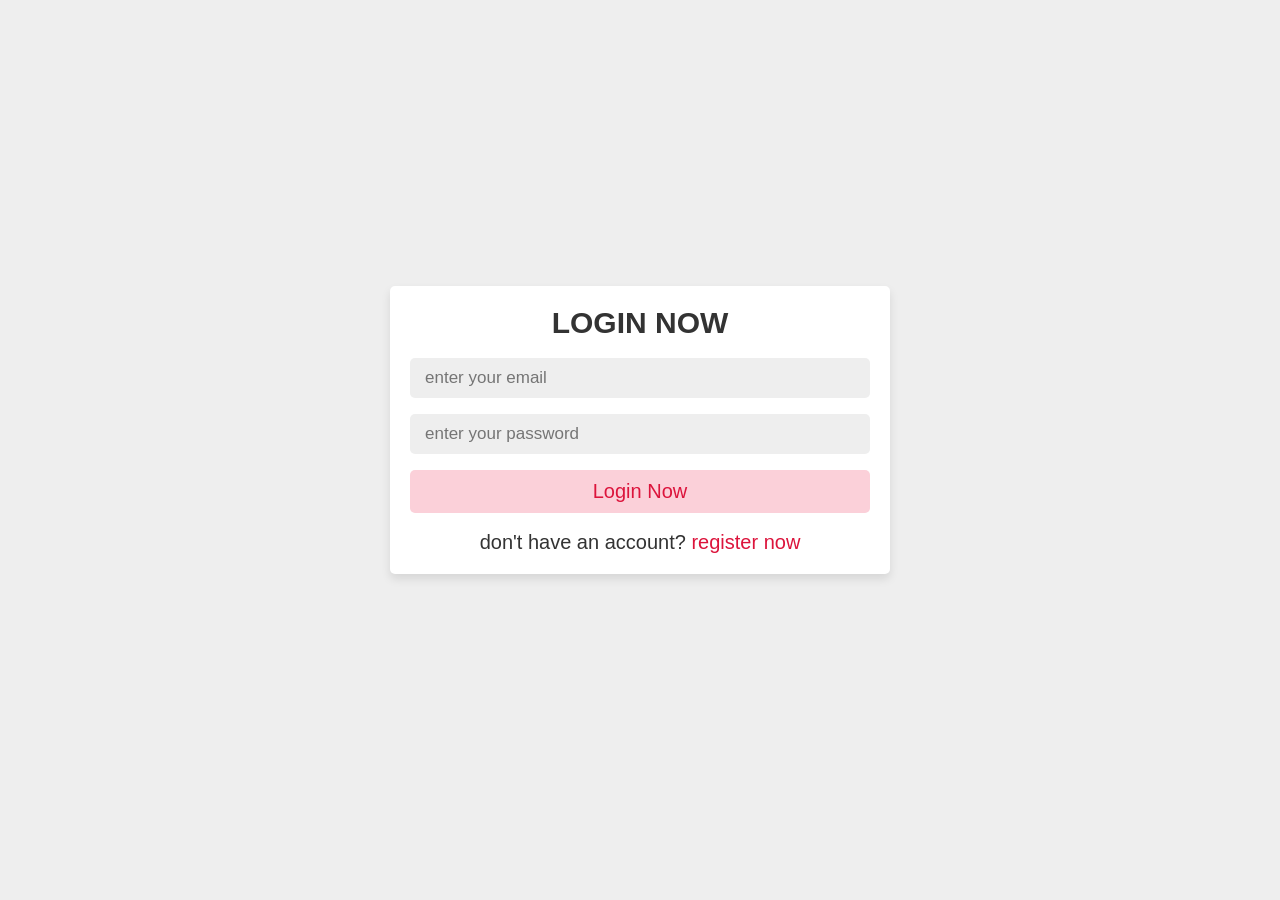
<file: login_form.html>
<!DOCTYPE html>
<html lang="en">
<head>
   <meta charset="UTF-8">
   <meta http-equiv="X-UA-Compatible" content="IE=edge">
   <meta name="viewport" content="width=device-width, initial-scale=1.0">
   <title>login form</title>
<style>
   *{
   font-family: 'Poppins', sans-serif;
   margin:0; padding:0;
   box-sizing: border-box;
   outline: none; border:none;
   text-decoration: none;
}

.form-container{
   min-height: 100vh;
   display: flex;
   align-items: center;
   justify-content: center;
   padding:20px;
   padding-bottom: 60px;
   background: #eee;
}

.form-container form{
   padding:20px;
   border-radius: 5px;
   box-shadow: 0 5px 10px rgba(0,0,0,.1);
   background: #fff;
   text-align: center;
   width: 500px;
}

.form-container form h3{
   font-size: 30px;
   text-transform: uppercase;
   margin-bottom: 10px;
   color:#333;
}

.form-container form input,
.form-container form select{
   width: 100%;
   padding:10px 15px;
   font-size: 17px;
   margin:8px 0;
   background: #eee;
   border-radius: 5px;
}

.form-container form select option{
   background: #fff;
}

.form-container form .form-btn{
   background: #fbd0d9;
   color:crimson;
   text-transform: capitalize;
   font-size: 20px;
   cursor: pointer;
}

.form-container form .form-btn:hover{
   background: crimson;
   color:#fff;
}

.form-container form p{
   margin-top: 10px;
   font-size: 20px;
   color:#333;
}

.form-container form p a{
   color:crimson;
}

.form-container form .error-msg{
   margin:10px 0;
   display: block;
   background: crimson;
   color:#fff;
   border-radius: 5px;
   font-size: 20px;
   padding:10px;
}
</style>
</head>
<body>
   
<div class="form-container">

   <form action="" method="post">
      <h3>login now</h3>

      <input type="email" name="email" required placeholder="enter your email">
      <input type="password" name="password" required placeholder="enter your password">
      <input type="submit" name="submit" value="login now" class="form-btn">
      <p>don't have an account? <a href="register_form.html">register now</a></p>
   </form>

</div>

</body>
</html>
</file>
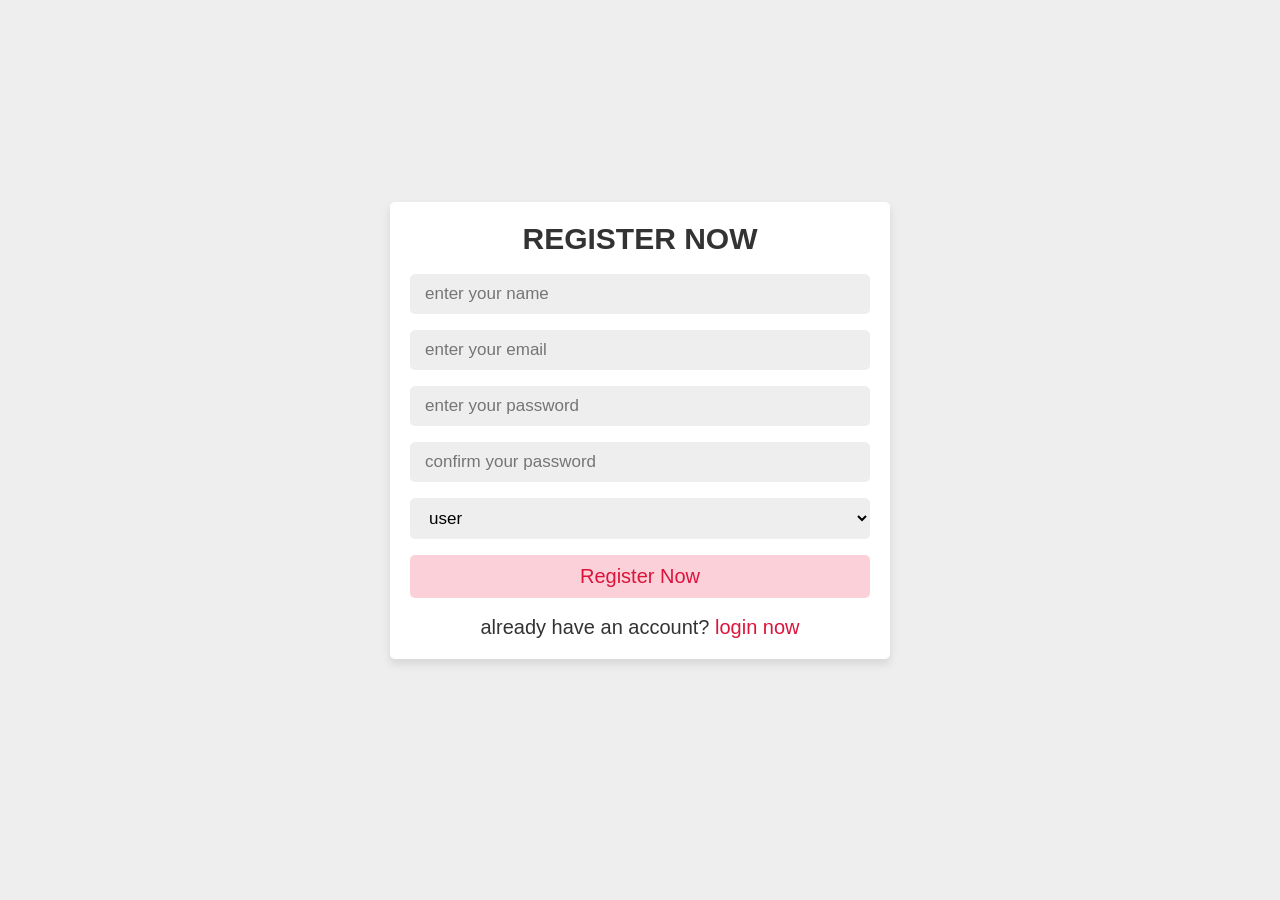
<file: register_form.html>
<!DOCTYPE html>
<html lang="en">
<head>
   <meta charset="UTF-8">
   <meta http-equiv="X-UA-Compatible" content="IE=edge">
   <meta name="viewport" content="width=device-width, initial-scale=1.0">
   <title>register form</title>

   <style>
   *{
   font-family: 'Poppins', sans-serif;
   margin:0; padding:0;
   box-sizing: border-box;
   outline: none; border:none;
   text-decoration: none;
}

.form-container{
   min-height: 100vh;
   display: flex;
   align-items: center;
   justify-content: center;
   padding:20px;
   padding-bottom: 60px;
   background: #eee;
}

.form-container form{
   padding:20px;
   border-radius: 5px;
   box-shadow: 0 5px 10px rgba(0,0,0,.1);
   background: #fff;
   text-align: center;
   width: 500px;
}

.form-container form h3{
   font-size: 30px;
   text-transform: uppercase;
   margin-bottom: 10px;
   color:#333;
}

.form-container form input,
.form-container form select{
   width: 100%;
   padding:10px 15px;
   font-size: 17px;
   margin:8px 0;
   background: #eee;
   border-radius: 5px;
}

.form-container form select option{
   background: #fff;
}

.form-container form .form-btn{
   background: #fbd0d9;
   color:crimson;
   text-transform: capitalize;
   font-size: 20px;
   cursor: pointer;
}

.form-container form .form-btn:hover{
   background: crimson;
   color:#fff;
}

.form-container form p{
   margin-top: 10px;
   font-size: 20px;
   color:#333;
}

.form-container form p a{
   color:crimson;
}

.form-container form .error-msg{
   margin:10px 0;
   display: block;
   background: crimson;
   color:#fff;
   border-radius: 5px;
   font-size: 20px;
   padding:10px;
}
</style>

</head>
<body>
   
<div class="form-container">

   <form action="" method="post">
      <h3>register now</h3>
      
      <input type="text" name="name" required placeholder="enter your name">
      <input type="email" name="email" required placeholder="enter your email">
      <input type="password" name="password" required placeholder="enter your password">
      <input type="password" name="cpassword" required placeholder="confirm your password">
      <select name="user_type">
         <option value="user">user</option>
         <option value="admin">admin</option>
      </select>
      <input type="submit" name="submit" value="register now" class="form-btn">
      <p>already have an account? <a href="login_form.html">login now</a></p>
   </form>

</div>

</body>
</html>
</file>
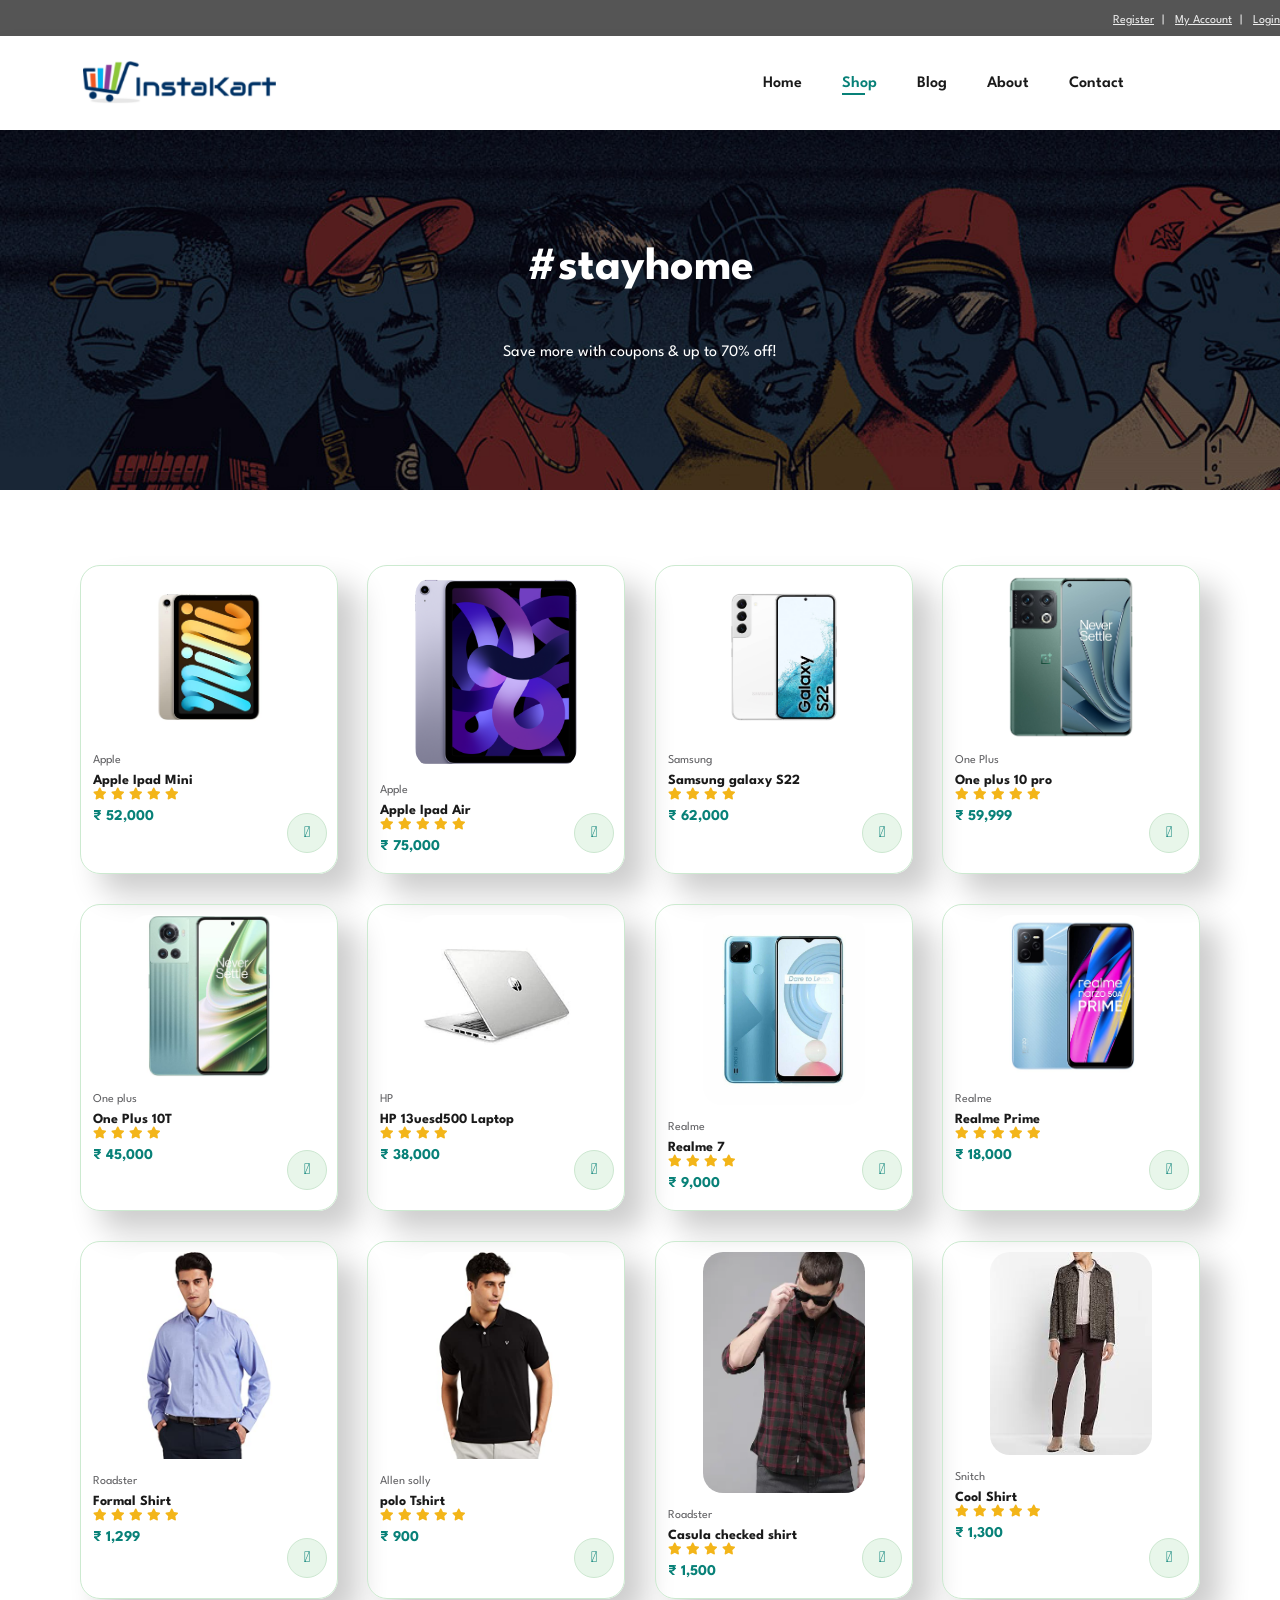
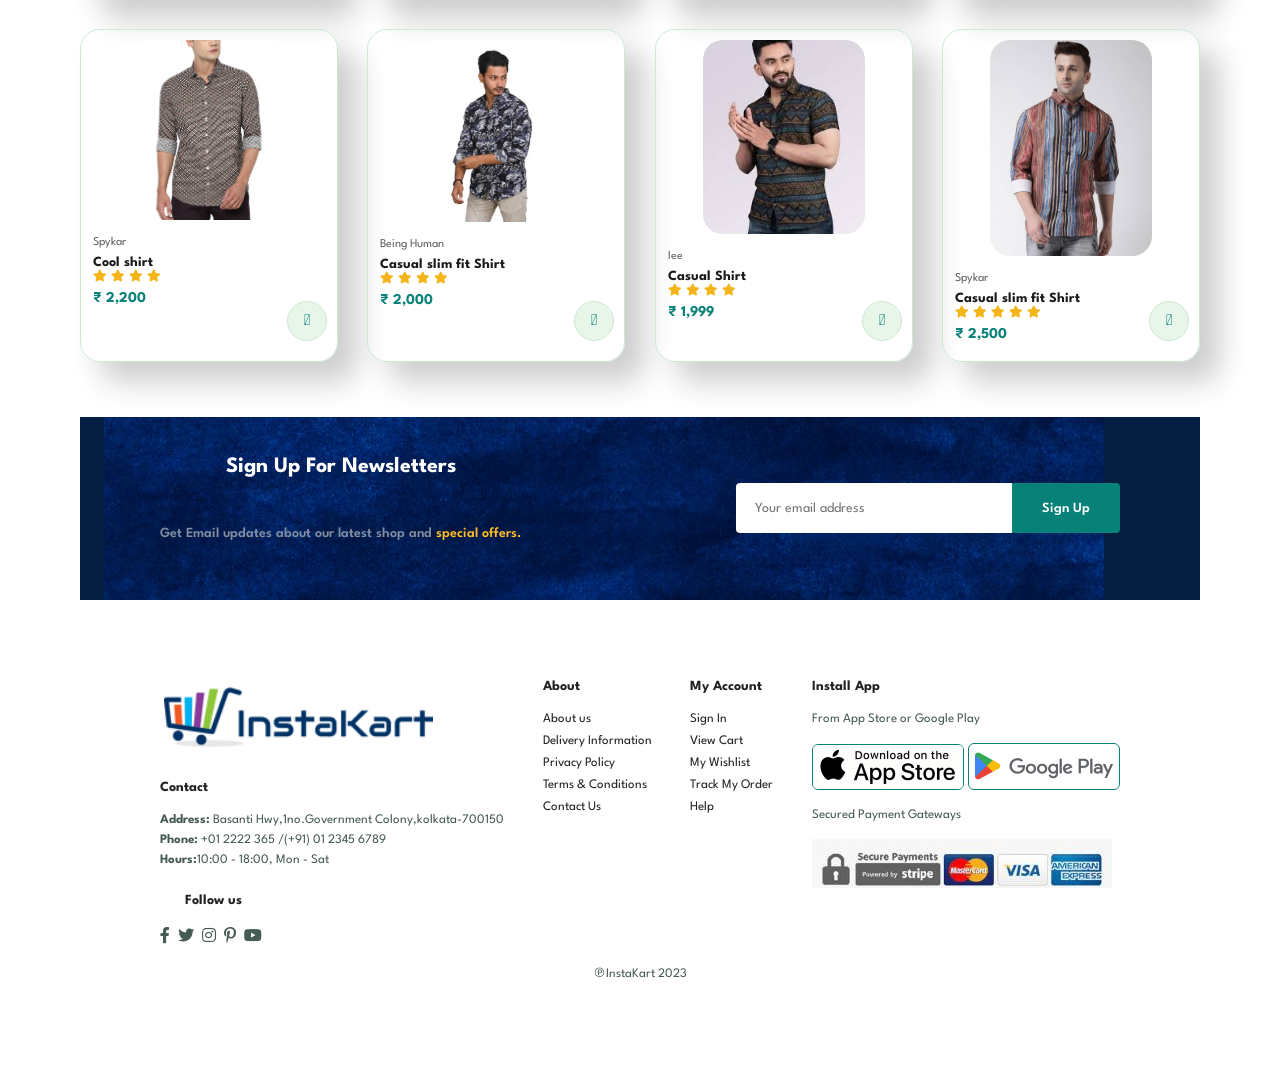
<file: shop.html>
<!DOCTYPE html>
<html lang="en">
<head>
    <meta charset="UTF-8">
    <meta http-equiv="X-UA-Compatible" content="IE=edge">
    <meta name="viewport" content="width=device-width, initial-scale=1.0">
    <title>InstaKart</title>
    <link rel="stylesheet" href="https://pro.fontawesome.com/releases/v5.10.0/css/all.css"/>
    <link rel="stylesheet" href="style.css">
</head>
<body>

    <div id="top">
       
        <div class="container">
            
            <div class="col-md-6 offer">
                                
            </div>
            
            <div class="col-md-6">
                
                <ul class="menu">
                    
                    <li>
                        <a href="register_form.html">Register</a>
                    </li>
                    <li>
                        <a href="index.html">My Account</a>
                    </li>
                    <li>
                        <a href="login_form.html">Login</a>
                    </li>
                    
                </ul>
                
            </div>
            
        </div>
        
    </div>

  <section id="header">
    <a href="#"><img src="img/logo3.png" class="logo" alt=""></a>
<div>
    <ul id="navbar">
        <li><a href="index.html">Home</a></li>
        <li><a class="active" href="shop.html">Shop</a></li>
        <li><a href="blog.html">Blog</a></li>
        <li><a href="About.html">About</a></li>
        <li><a href="contact.html">Contact</a></li>
        <li id="lg-bag"><a href="cart.html"><i class="far fa-shopping-bag"></i></a></li>
        <a href="#" id="close"><i class="fa fa-times"></i></a>

    </ul>
</div>
<div id="mobile">
    <a href="cart.html"><i class="far fa-shopping-bag"></i></a>
    <i id="bar" class="fas fa-outdent"></i>
</div>
</section>    
<section id="page-header">
        <h2>#stayhome</h2>
    
    <p>Save more with coupons & up to 70% off! </p>
    
</section>
    

<section id="product1" class="section-p1">
   
    <div class="pro-container">
        <div class="pro" onclick="window.location.href='singleproduct.html'">
            <img src="img/product/p1.jpg" alt="">
            <div class="des">
                <span>Apple</span>
                <h5>Apple Ipad Mini</h5>
                <div class="star">
                    <i class="fas fa-star"></i>
                    <i class="fas fa-star"></i>
                    <i class="fas fa-star"></i>
                    <i class="fas fa-star"></i>
                    <i class="fas fa-star"></i>
                </div>
                <h4>₹ 52,000
                     </h4> 
            </div>
            <a href="#"><i class="fal fa-shopping-cart cart"></i></a>
        </div>
        <div class="pro">
            <img src="img/product/p2.png" alt="">
            <div class="des">
                <span>Apple</span>
                <h5>Apple Ipad Air</h5>
                <div class="star">
                    <i class="fas fa-star"></i>
                    <i class="fas fa-star"></i>
                    <i class="fas fa-star"></i>
                    <i class="fas fa-star"></i>
                    <i class="fas fa-star"></i>
                </div>
                <h4>₹ 75,000
                     </h4> 
            </div>
            <a href="#"><i class="fal fa-shopping-cart cart"></i></a>
        </div>
        <div class="pro">
            <img src="img/product/p3.jpg" alt="">
            <div class="des">
                <span>Samsung</span>
                <h5>Samsung galaxy S22</h5>
                <div class="star">
                    <i class="fas fa-star"></i>
                    <i class="fas fa-star"></i>
                    <i class="fas fa-star"></i>
                    <i class="fas fa-star"></i>
                </div>
                <h4>₹ 62,000
                     </h4> 
            </div>
            <a href="#"><i class="fal fa-shopping-cart cart"></i></a>
        </div>
        <div class="pro">
            <img src="img/product/p4.jpg" alt="">
            <div class="des">
                <span>One Plus</span>
                <h5>One plus 10 pro</h5>
                <div class="star">
                    <i class="fas fa-star"></i>
                    <i class="fas fa-star"></i>
                    <i class="fas fa-star"></i>
                    <i class="fas fa-star"></i>
                    <i class="fas fa-star"></i>
                </div>
                <h4>₹ 59,999
                     </h4> 
            </div>
            <a href="#"><i class="fal fa-shopping-cart cart"></i></a>
        </div>
        <div class="pro">
            <img src="img/product/p5.jpg" alt="">
            <div class="des">
                <span>One plus</span>
                <h5>One Plus 10T</h5>
                <div class="star">
                    <i class="fas fa-star"></i>
                    <i class="fas fa-star"></i>
                    <i class="fas fa-star"></i>
                    <i class="fas fa-star"></i>
                    
                </div>
                <h4>₹ 45,000
                     </h4> 
            </div>
            <a href="#"><i class="fal fa-shopping-cart cart"></i></a>
        </div>
        <div class="pro">
            <img src="img/product/p6.jpg" alt="">
            <div class="des">
                <span>HP</span>
                <h5>HP 13uesd500 Laptop</h5>
                <div class="star">
                    <i class="fas fa-star"></i>
                    <i class="fas fa-star"></i>
                    <i class="fas fa-star"></i>
                    
                    <i class="fas fa-star"></i>
                </div>
                <h4>₹ 38,000
                     </h4> 
            </div>
            <a href="#"><i class="fal fa-shopping-cart cart"></i></a>
        </div>
        <div class="pro">
            <img src="img/product/p7.jpg" alt="">
            <div class="des">
                <span>Realme</span>
                <h5>Realme 7</h5>
                <div class="star">
                    <i class="fas fa-star"></i>
                    <i class="fas fa-star"></i>
                    <i class="fas fa-star"></i>
                    <i class="fas fa-star"></i>
                    
                </div>
                <h4>₹ 9,000
                     </h4> 
            </div>
            <a href="#"><i class="fal fa-shopping-cart cart"></i></a>
        </div>
        <div class="pro">
            <img src="img/product/p8.jpg" alt="">
            <div class="des">
                <span>Realme</span>
                <h5>Realme Prime</h5>
                <div class="star">
                    <i class="fas fa-star"></i>
                    <i class="fas fa-star"></i>
                    <i class="fas fa-star"></i>
                    <i class="fas fa-star"></i>
                    <i class="fas fa-star"></i>
                </div>
                <h4>₹ 18,000
                     </h4> 
            </div>
            <a href="#"><i class="fal fa-shopping-cart cart"></i></a>
        </div>
        

        <div class="pro">
            <img src="img/clothes/c1.jpg" alt="">
            <div class="des">
                <span>Roadster</span>
                <h5>Formal Shirt</h5>
                <div class="star">
                    <i class="fas fa-star"></i>
                    <i class="fas fa-star"></i>
                    <i class="fas fa-star"></i>
                    <i class="fas fa-star"></i>
                    <i class="fas fa-star"></i>
                </div>
                <h4>₹ 1,299
                     </h4> 
            </div>
            <a href="#"><i class="fal fa-shopping-cart cart"></i></a>
        </div>
        <div class="pro">
            <img src="img/clothes/c2.jpg" alt="">
            <div class="des">
                <span>Allen solly</span>
                <h5>polo Tshirt</h5>
                <div class="star">
                    <i class="fas fa-star"></i>
                    <i class="fas fa-star"></i>
                    <i class="fas fa-star"></i>
                    <i class="fas fa-star"></i>
                    <i class="fas fa-star"></i>
                </div>
                <h4>₹ 900
                     </h4> 
            </div>
            <a href="#"><i class="fal fa-shopping-cart cart"></i></a>
        </div>
        <div class="pro">
            <img src="img/clothes/c3.jfif" alt="">
            <div class="des">
                <span>Roadster</span>
                <h5>Casula checked shirt</h5>
                <div class="star">
                    <i class="fas fa-star"></i>
                    <i class="fas fa-star"></i>
                    <i class="fas fa-star"></i>
                    <i class="fas fa-star"></i>
                </div>
                <h4>₹ 1,500
                     </h4> 
            </div>
            <a href="#"><i class="fal fa-shopping-cart cart"></i></a>
        </div>
        <div class="pro">
            <img src="img/clothes/c4.jfif" alt="">
            <div class="des">
                <span>Snitch</span>
                <h5>Cool Shirt</h5>
                <div class="star">
                    <i class="fas fa-star"></i>
                    <i class="fas fa-star"></i>
                    <i class="fas fa-star"></i>
                    <i class="fas fa-star"></i>
                    <i class="fas fa-star"></i>
                </div>
                <h4>₹ 1,300
                     </h4> 
            </div>
            <a href="#"><i class="fal fa-shopping-cart cart"></i></a>
        </div>
        <div class="pro">
            <img src="img/clothes/c5.jpeg" alt="">
            <div class="des">
                <span>Spykar</span>
                <h5>Cool shirt</h5>
                <div class="star">
                    <i class="fas fa-star"></i>
                    <i class="fas fa-star"></i>
                    <i class="fas fa-star"></i>
                    <i class="fas fa-star"></i>
                    
                </div>
                <h4>₹ 2,200
                     </h4> 
            </div>
            <a href="#"><i class="fal fa-shopping-cart cart"></i></a>
        </div>
        <div class="pro">
            <img src="img/clothes/c6.jpeg" alt="">
            <div class="des">
                <span>Being Human</span>
                <h5>Casual slim fit Shirt</h5>
                <div class="star">
                    <i class="fas fa-star"></i>
                    <i class="fas fa-star"></i>
                    <i class="fas fa-star"></i>
                    
                    <i class="fas fa-star"></i>
                </div>
                <h4>₹ 2,000
                     </h4> 
            </div>
            <a href="#"><i class="fal fa-shopping-cart cart"></i></a>
        </div>
        <div class="pro">
            <img src="img/clothes/c7.jfif" alt="">
            <div class="des">
                <span>lee</span>
                <h5>Casual Shirt</h5>
                <div class="star">
                    <i class="fas fa-star"></i>
                    <i class="fas fa-star"></i>
                    <i class="fas fa-star"></i>
                    <i class="fas fa-star"></i>
                    
                </div>
                <h4>₹ 1,999
                     </h4> 
            </div>
            <a href="#"><i class="fal fa-shopping-cart cart"></i></a>
        </div>
        <div class="pro">
            <img src="img/clothes/c8.jpeg" alt="">
            <div class="des">
                <span>Spykar</span>
                <h5>Casual slim fit Shirt</h5>
                <div class="star">
                    <i class="fas fa-star"></i>
                    <i class="fas fa-star"></i>
                    <i class="fas fa-star"></i>
                    <i class="fas fa-star"></i>
                    <i class="fas fa-star"></i>
                </div>
                <h4>₹ 2,500
                     </h4> 
            </div>
            <a href="#"><i class="fal fa-shopping-cart cart"></i></a>
        </div>
        
    </div> 

    <!--
</section>

<section id="pagination" class="section-p1">
<a href="#">1</a>
<a href="#">2</a>
<a href="#"><i class="fal fa-long-arrow-alt-right"></i></a>

</section>
-->

<section id="newsletter" class="section-p1 section-m1">
    <div class="newstext">
        <h4>Sign Up For Newsletters</h4>
        <p>Get Email updates about our latest shop and <span>special offers.</span>

        </p>
    </div>
    <div class="form">
        <input type="text" placeholder="Your email address">
        <button class="normal">Sign Up</button>
    </div>
</section>
<footer class="section-p1">
    <div class="col">
        <img  class="logo" src="img/logo3.png" alt="">
        <h4>Contact</h4>
        <p><strong>Address:</strong> Basanti Hwy,1no.Government Colony,kolkata-700150</p>
        <p><strong>Phone:</strong> +01 2222 365 /(+91) 01 2345 6789</p>
        <p><strong>Hours:</strong>10:00 - 18:00, Mon - Sat</p>
        <div class="follow">
            <h4>Follow us</h4>
            <div class="icon">
                <i class="fab fa-facebook-f"></i>
                <i class="fab fa-twitter"></i>
                <i class="fab fa-instagram"></i>
                <i class="fab fa-pinterest-p"></i>
                <i class="fab fa-youtube"></i>
            </div>
        </div>
    </div>
    <div class="col">
        <h4>About</h4>
        <a href="#">About us</a>
        <a href="#">Delivery Information</a>
        <a href="#">Privacy Policy</a>
        <a href="#">Terms & Conditions</a>
        <a href="#">Contact Us</a>
    </div>
    <div class="col">
        <h4>My Account</h4>
        <a href="#">Sign In</a>
        <a href="#">View Cart</a>
        <a href="#">My Wishlist</a>
        <a href="#">Track My Order</a>
        <a href="#">Help</a>
    </div>
    <div class="col install">
        <h4>Install App</h4>
        <p>From App Store or Google Play</p>
        <div class="row">
            <img src="img/pay/app0.png" alt="">
            <img src="img/pay/gpay20.png" alt="">
        </div>
        <p>Secured Payment Gateways</p>
        <img src="img/pay/paym1.jpg" alt="">
    </div>
    <div class="copyright">
        <p>&copysr;InstaKart 2023</p>
    </div>
</footer>

    <script src="script.js"></script>
</body>
</html>
</file>
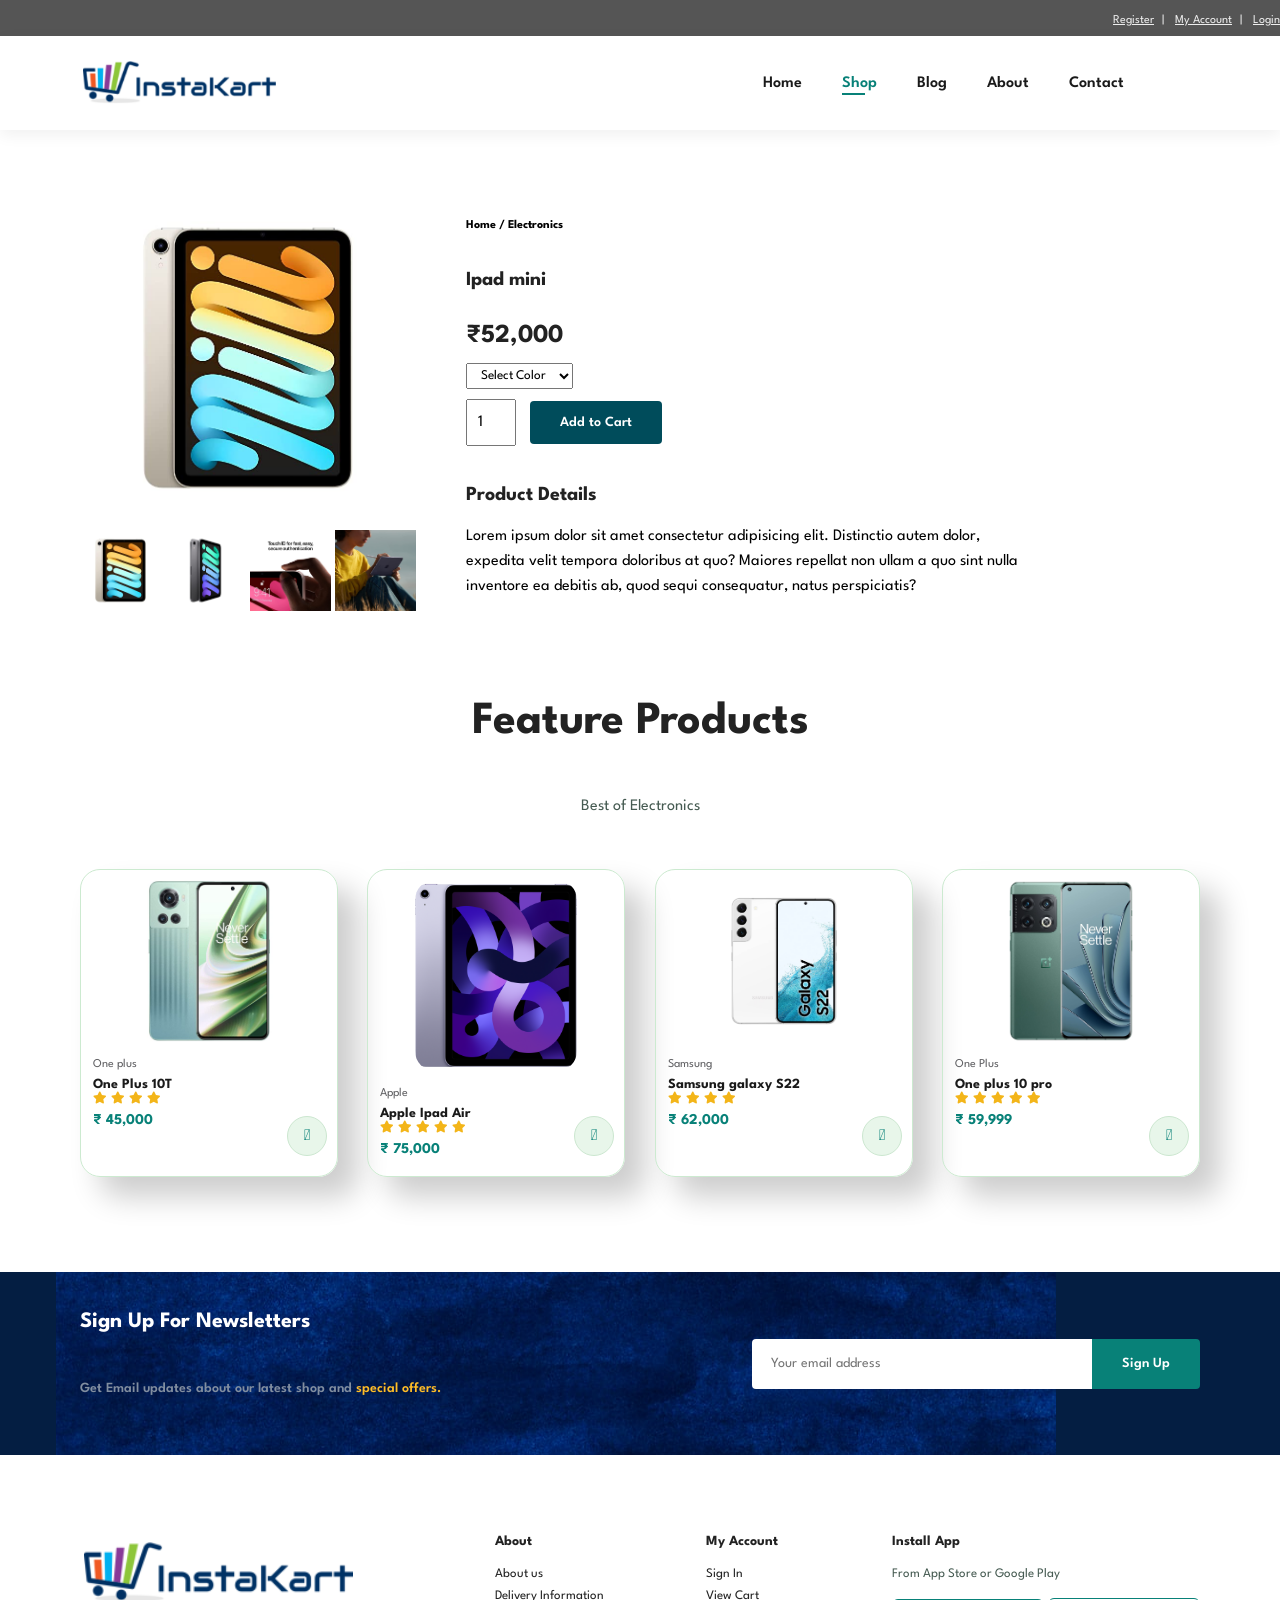
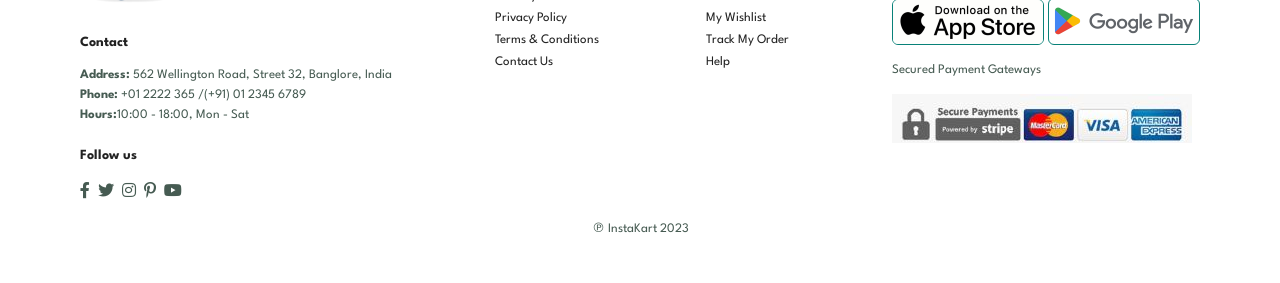
<file: singleproduct.html>
<!DOCTYPE html>
<html lang="en">
<head>
    <meta charset="UTF-8">
    <meta http-equiv="X-UA-Compatible" content="IE=edge">
    <meta name="viewport" content="width=device-width, initial-scale=1.0">
    <title>InstaKart</title>
    <link rel="stylesheet" href="https://pro.fontawesome.com/releases/v5.10.0/css/all.css"/>
    <link rel="stylesheet" href="style.css">
</head>
<body>

    <div id="top">
       
        <div class="container">
            
            <div class="col-md-6 offer">
                                
            </div>
            
            <div class="col-md-6">
                
                <ul class="menu">
                    
                    <li>
                        <a href="register_form.html">Register</a>
                    </li>
                    <li>
                        <a href="index.html">My Account</a>
                    </li>
                    <li>
                        <a href="login_form.html">Login</a>
                    </li>
                    
                </ul>
                
            </div>
            
        </div>
        
    </div>

    <section id="header">
        <a href="#"><img src="img/logo3.png" class="logo" alt=""></a>
    <div>
        <ul id="navbar">
            <li><a href="index.html">Home</a></li>
            <li><a class="active" href="shop.html">Shop</a></li>
            <li><a  href="blog.html">Blog</a></li>
            <li><a href="About.html">About</a></li>
            <li><a href="contact.html">Contact</a></li>
            <li id="lg-bag"><a href="cart.html"><i class="far fa-shopping-bag"></i></a></li>
            <a href="#" id="close"><i class="fa fa-times"></i></a>
    
        </ul>
    </div>
    <div id="mobile">
        <a href="cart.html"><i class="far fa-shopping-bag"></i></a>
        <i id="bar" class="fas fa-outdent"></i>
    </div>
    </section>   
<section id="prodetails" class="section-p1">
    <div class="single-pro-image">
        <img src="img/product/p1.jpg" width="100%" id="MainImg" alt="">

        <div class="small-img-group">
            <div class="small-img-col">
                <img src="img/product/p1.jpg" width="100%" class="small-img"alt="">
            </div>
            <div class="small-img-col">
                <img src="img/product/p1_A.jpg" width="100%" class="small-img"alt="">
            </div>
            <div class="small-img-col">
                <img src="img/product/p1_B.jpg" width="100%" class="small-img"alt="">
            </div>
            <div class="small-img-col">
                <img src="img/product/p1_C_.jpg" width="100%" class="small-img"alt="">
            </div>
        </div>
    </div>
    <div class="single-pro-details">
        <h6>Home / Electronics</h6>
        <h4>Ipad mini</h4>
        <h2>₹52,000</h2>
        <select>
            <option>Select Color</option>
            <option>Blue</option>
            <option>White</option>
            <option>Black</option>
        </select>
        <input type="number" value="1">
        <button class="normal">Add to Cart</button>
        <h4>Product Details</h4>
        <span>Lorem ipsum dolor sit amet consectetur adipisicing elit. Distinctio autem dolor, 
            expedita velit tempora doloribus at quo? Maiores repellat non ullam a quo sint nulla inventore ea debitis ab, quod sequi consequatur, natus perspiciatis?
        </span>
       
    </div>
</section>
<section id="product1" class="section-p1">
    <h2>
        Feature Products
    </h2>
    <p>Best of Electronics</p>
    <div class="pro-container">
        <div class="pro">
            <img src="img/product/p5.jpg" alt="">
            <div class="des">
                <span>One plus</span>
                <h5>One Plus 10T</h5>
                <div class="star">
                    <i class="fas fa-star"></i>
                    <i class="fas fa-star"></i>
                    <i class="fas fa-star"></i>
                    <i class="fas fa-star"></i>
                    
                </div>
                <h4>₹ 45,000
                     </h4> 
            </div>
            <a href="#"><i class="fal fa-shopping-cart cart"></i></a>
        </div>
        <div class="pro">
            <img src="img/product/p2.png" alt="">
            <div class="des">
                <span>Apple</span>
                <h5>Apple Ipad Air</h5>
                <div class="star">
                    <i class="fas fa-star"></i>
                    <i class="fas fa-star"></i>
                    <i class="fas fa-star"></i>
                    <i class="fas fa-star"></i>
                    <i class="fas fa-star"></i>
                </div>
                <h4>₹ 75,000
                     </h4> 
            </div>
            <a href="#"><i class="fal fa-shopping-cart cart"></i></a>
        </div>
        <div class="pro">
            <img src="img/product/p3.jpg" alt="">
            <div class="des">
                <span>Samsung</span>
                <h5>Samsung galaxy S22</h5>
                <div class="star">
                    <i class="fas fa-star"></i>
                    <i class="fas fa-star"></i>
                    <i class="fas fa-star"></i>
                    <i class="fas fa-star"></i>
                </div>
                <h4>₹ 62,000
                     </h4> 
            </div>
            <a href="#"><i class="fal fa-shopping-cart cart"></i></a>
        </div>
        <div class="pro">
            <img src="img/product/p4.jpg" alt="">
            <div class="des">
                <span>One Plus</span>
                <h5>One plus 10 pro</h5>
                <div class="star">
                    <i class="fas fa-star"></i>
                    <i class="fas fa-star"></i>
                    <i class="fas fa-star"></i>
                    <i class="fas fa-star"></i>
                    <i class="fas fa-star"></i>
                </div>
                <h4>₹ 59,999
                     </h4> 
            </div>
            <a href="#"><i class="fal fa-shopping-cart cart"></i></a>
        </div>
        
    </div> 

</section>

<section id="newsletter" class="section-p1 section-m1">
    <div class="newstext">
        <h4>Sign Up For Newsletters</h4>
        <p>Get Email updates about our latest shop and <span>special offers.</span>

        </p>
    </div>
    <div class="form">
        <input type="text" placeholder="Your email address">
        <button class="normal">Sign Up</button>
    </div>
</section>
<footer class="section-p1">
    <div class="col">
        <img  class="logo" src="img/logo3.png" alt="">
        <h4>Contact</h4>
        <p><strong>Address:</strong> 562 Wellington Road, Street 32, Banglore, India</p>
        <p><strong>Phone:</strong> +01 2222 365 /(+91) 01 2345 6789</p>
        <p><strong>Hours:</strong>10:00 - 18:00, Mon - Sat</p>
        <div class="follow">
            <h4>Follow us</h4>
            <div class="icon">
                <i class="fab fa-facebook-f"></i>
                <i class="fab fa-twitter"></i>
                <i class="fab fa-instagram"></i>
                <i class="fab fa-pinterest-p"></i>
                <i class="fab fa-youtube"></i>
            </div>
        </div>
    </div>
    <div class="col">
        <h4>About</h4>
        <a href="#">About us</a>
        <a href="#">Delivery Information</a>
        <a href="#">Privacy Policy</a>
        <a href="#">Terms & Conditions</a>
        <a href="#">Contact Us</a>
    </div>
    <div class="col">
        <h4>My Account</h4>
        <a href="#">Sign In</a>
        <a href="#">View Cart</a>
        <a href="#">My Wishlist</a>
        <a href="#">Track My Order</a>
        <a href="#">Help</a>
    </div>
    <div class="col install">
        <h4>Install App</h4>
        <p>From App Store or Google Play</p>
        <div class="row">
            <img src="img/pay/app0.png" alt="">
            <img src="img/pay/gpay20.png" alt="">
        </div>
        <p>Secured Payment Gateways</p>
        <img src="img/pay/paym1.jpg" alt="">
    </div>
    <div class="copyright">
        <p>&copysr; InstaKart 2023</p>
    </div>
</footer>

<script>
    var MainImg=document.getElementById("MainImg");
    var smallimg=document.getElementsByClassName("small-img");

    smallimg[0].onclick=function(){
        MainImg.src=smallimg[0].src;
    }
    smallimg[1].onclick=function(){
        MainImg.src=smallimg[1].src;
    }
    smallimg[2].onclick=function(){
        MainImg.src=smallimg[2].src;
    }
    smallimg[3].onclick=function(){
        MainImg.src=smallimg[3].src;
    }
</script>

    <script src="script.js"></script>
</body>
</html>
</file>
<file: style.css>
@import url('https://fonts.googleapis.com/css?family=Spartan:wght@100;200;300;400;500;600;700;800;900&display=swap');


#top{
    background: #555555;
    padding: 10px 0;
}
#top .offer{
    color: #ffffff;
}
#top .offer .btn{
    text-transform: uppercase;
}
@media(max-width: 991px){
    #top .offer{
        margin-bottom: 10px;
    }
}
@media(max-width: 991px){
    #top{
        font-size: 12px;
        text-align: center;
    }
} 
#top a{
    color: #ffffff;
}
#top ul.menu{
    padding-top: 5px;
    margin: 0px;
    text-align: right;
    font-size: 12px;
    list-style: none;
}
@media(max-width: 991px){
    #top ul.menu{
        text-align: center;
    }
}
#top ul.menu > li{
    display: inline-block;
}
#top ul.menu > li a{
    color: #eeeeee;
}
#top ul.menu > li + li:before{
    content: "|\00a0";
    color: #f7f7f7;
    padding: 0 5px;
}

* {
    margin: 0;
    padding: 0;
    box-sizing: border-box;
    font-family: 'Spartan', sans-serif;
}

h1 {
    font-size: 50px;
    line-height: 64px;
    color: #222;
}

h2 {
    font-size: 46px;
    line-height: 54px;
    color: #222;
}

h4 {
    font-size: 20px;
    color: #222;
}

h6 {
    font-weight: 700;
    font-size: 12px;
}

p {
    font-size: 16px;
    color: #465b52;
    margin: 50px 0 20px 0;
}

.section-p1 {
    padding: 40px 80px;
}

.section-m1 {
    margin: 40px 0;
}

button.normal {
    font-size: 14px;
    font-weight: 600;
    padding: 15px 30px;
    color: #000;
    background-color: rgb(135, 199, 207);
    border-radius: 4px;
    cursor: pointer;
    border: none;
    outline: none;
    transition: 0.2s;
}
button.white {
    font-size: 13px;
    font-weight: 600;
    padding: 11px 18px;
    color: #fff;
    background-color: transparent;
    cursor: pointer;
    border: 1px solid #fff;
    outline: none;
    transition: 0.2s;
}

body {
    width: 100%;
}
/*Header start*/
#header {
    display: flex;
    align-items: center;
    justify-content: space-between;
    padding: 20px 80px;
    background: #ffffff;
    box-shadow: 0 5px 15px rgba(0, 0, 0, 0.06);
    z-index: 999;
    position: sticky;
    top: 0;
    left: 0;

}

#header img {
    width: 200px;
    height: 50px;

}

#navbar {
    display: flex;
    align-items: center;
    justify-content: center;
}

#navbar li {
    list-style: none;
    padding: 0 20px;
    position: relative;
}

#navbar li a {
    text-decoration: none;
    font-size: 16px;
    font-weight: 600;
    color: #1a1a1a;
    transition: 0.3s ease;
}

#navbar li a:hover,
#navbar li a.active {
    color: #088178;
}

#navbar li a.active::after,
#navbar li a:hover::after {
    content: "";
    width: 30%;
    height: 2px;
    background: #088178;
    position: absolute;
    bottom: -4px;
    left: 20px;
}
#mobile{
    display: none;
    align-items: center;
}
#close{
    display: none;
}
#hero {
    background-image: url("img/phone1.png");
    height: 90vh;
    width: 100%;
    background-size: cover;
    background-position: top 25% right 0;
    padding: 0 80px;
    display: flex;
    flex-direction: column;
    align-items: flex-start;
    justify-content: center;
}

#hero h4 {
    padding: bottom 15px;

}

#hero h1 {
    color: #088178;
}

#hero button {
    background-image: url(img/img/button.png);
    background-color: transparent;
    color: #088178;
    border: 0;
    padding: 14px 80px 14px 65px;
    background-repeat: no-repeat;
    cursor: pointer;
    font-weight: 700;
    font-size: 15px;
    font-family:'Times New Roman', Times, serif ;
}

#feature {
    display: flex;
    align-items: center;
    justify-content: space-between;
    flex-wrap: wrap;
}
#feature .fe-box {
    width: 180px;
    text-align: center;
    padding: 25px 15px;
    box-shadow: 20px 20px 34px rgba(0, 0, 0, 0.3);
    border: 1px solid #cce7d0;
    border-radius: 4px;
    margin: 15px 0;
}

#feature .fe-box:hover {
    box-shadow: 10px 10px 54px rgba(70, 62, 221, 0.1);
}

#feature .fe-box img {
    width: 100%;
    margin-bottom: 10px;
}

#feature .fe-box h6 {
    padding: 9px 8px 6px 8px;
    line-height: 1;
    border-radius: 4px;
    color: #088178;
    background-color: #fddde4;
}

#feature .fe-box:nth-child(2) h6 {
    background-color: #cdebbc;
}

#feature .fe-box:nth-child(3) h6 {
    background-color: #d1e8f2;
}

#feature .fe-box:nth-child(4) h6 {
    background-color: #cdd4f8;
}

#feature .fe-box:nth-child(5) h6 {
    background-color: #f6dbf6;
}

#feature .fe-box:nth-child(6) h6 {
    background-color: #fff2e5;
}


#product1 {
    text-align: center;
}

#product1 .pro-container {
    display: flex;
    justify-content: space-between;
    padding-top: 20px;
    flex-wrap: wrap;
}

#product1 .pro {
    width: 23%;
    min-width: 150px;
    padding: 10px 12px;
    border: 1px solid #ccead0;
    border-radius: 20px;
    cursor: pointer;
    box-shadow: 20px 20px 30px rgba(0, 0, 0, 0.2);
    margin: 15px 0;
    transition: 0.2s ease;
    position: relative;
}

#product1 .pro:hover {
    box-shadow: 20px 20px 30px rgba(0, 0, 0, 0.6);
}

#product1 .pro img {
    width: 70%;
    border-radius: 20px;
}

#product1 .pro .des {
    text-align: start;
    padding: 10px 0;
}

#product1 .pro .des span {
    color: #606063;
    font-size: 12px;
}

#product1 .pro .des h5 {
    padding-top: 7px;
    color: #1a1a1a;
    font-size: 14px;
}

#product1 .pro .des i {
    font-size: 12px;
    color: rgb(243, 181, 25);

}

#product1 .pro .des h4 {
    padding-top: 7px;
    font-size: 15px;
    font-weight: 700;
    color: #088178;

}

#product1 .pro .cart {
    width: 40px;
    height: 40px;
    line-height: 40px;
    border-radius: 50px;
    background-color: #e8f6ea;
    font-weight: 500;
    color: #088178;
    border: 1px solid #cce7d0;
    position: absolute;
    bottom: 20px;
    right: 10px;
}

#banner {
    display: flex;
    flex-direction: column;
    justify-content: center;
    align-items: center;
    text-align: center;
    background-image: url(img/banner/b2.jfif);
    width: 100%;
    height: 40vh;
    background-size: cover;
    background-position: center;
}

#banner h4 {
    color: #c1c5cc;
    font-size: 30px;
    padding: 10px 0;
}

#banner h2 span {
    color: #ef3636;
}

#banner h2 {
    color: #99aadc;
}

#banner button:hover {
    background: #088178;
    color: #fff;
}
#sm-banner{
    display: flex;
    justify-content: space-between;
    flex-wrap: wrap;
}
#sm-banner .banner-box{
    display: flex;
    flex-direction: column;
    justify-content: center;
    align-items: flex-start;
    background-image: url(img/img/banner/b17.jpg);
    min-width: 580px;
    height: 50vh;
    background-size: cover;
    background-position: center;
    padding: 30px;
}
#sm-banner .banner-box2{
    background-image: url(img/img/banner/b10.jpg);
}
#sm-banner h4{
    color: #fff;
    font-size: 20px;
    font-weight: 300;
}
#sm-banner h2{
    color: #fff;
    font-size: 28px;
    font-weight: 500;
}
#sm-banner span{
    color: #fff;
    font-size: 14px;
    font-weight: 500;
    padding-bottom: 15px;
}

#sm-banner .banner-box:hover button{
    background: #088178;
    border: 1px solid;
}

#newsletter {
    display: flex;
    justify-content: space-between;
    flex-wrap: wrap;
    align-items: center;
    background-image: url(img/banner/b5.jfif);
    background-repeat: no-repeat;
    background-position: 20% 30%;
    background-color: #041e42;
}

#newsletter h4 {
    font-size: 22px;
    font-weight: 700;
    color: #fff;
}

#newsletter p {
    font-size: 14px;
    font-weight: 600;
    color: #818ea0;
}

#newsletter p span {
    color: #ffbd27;
}

#newsletter input {
    height: 3.125rem;
    padding: 0 1.25em;
    font-size: 14px;
    width: 100%;
    border: 1px solid transparent;
    border-radius: 4px;
    outline: none;
    border-top-right-radius: 0;
    border-bottom-right-radius: 0;

}

#newsletter button {
    background-color: #088178;
    color: #fff;
    white-space: nowrap;
    border-top-left-radius: 0;
    border-bottom-left-radius: 0;
}

#newsletter .form {
    display: flex;
    width: 40%;
}

footer {
    display: flex;
    flex-wrap: wrap;
    justify-content: space-between;
}

footer .col {
    display: flex;
    flex-direction: column;
    align-items: flex-start;
    margin-bottom: 20px;
}

footer .logo {
    margin-bottom: 30px;
}

footer h4 {
    font-size: 14px;
    padding-bottom: 20px;
}

footer p {
    font-size: 13px;
    margin: 0 0 8px 0;
}

footer a {
    font-size: 13px;
    text-decoration: none;
    color: #222;
    margin-bottom: 10px;
}

footer .follow {
    margin-top: 20px;
}

footer .follow i {
    color: #465b52;
    padding-right: 4px;
    cursor: pointer;
}

footer .install .row img {
    border: 1px solid #088178;
    border-radius: 6px;
}

footer .install img {
    margin: 10px 0 15px 0;
}

footer .follow i:hover,
footer a:hover {
    color: #008178;
}

footer .copyright {
    width: 100%;
    text-align: center;
}


/* shop page */
#page-header {
    background-image: url(img/img/banner/b1.jpg);
    width: 100%;
    height: 40vh;
    background-size: cover;
    display: flex;
    justify-content: center;
    text-align: center;
    flex-direction: column;
    padding: 14px;

}

#page-header h2,
#page-header p {
    color: #fff;
}

#pagination {
    text-align: center;
}

#pagination a {
    text-decoration: none;
    background-color: #088178;
    padding: 15px 20px;
    border-radius: 4px;
    color: #fff;
    font-weight: 600;
}

#pagination a i {
    font-size: 16px;
    font-weight: 600;
}


/*Single Product */
#prodetails {
    display: flex;
    margin-top: 20px;
}

#prodetails .single-pro-image {
    width: 30%;
    margin-right: 50px;
}

.small-img-group {
    display: flex;
    justify-content: space-between;

}

.small-img-col {
    flex-basis: 24%;
    cursor: pointer;
}

#prodetails .single-pro-details {
    width: 50%;
    padding-top: 30px;
}

#prodetails .single-pro-details h4 {
    padding: 40px 0 20px 0;
}

#prodetails .single-pro-details h2 {
    font-size: 26px;
}

#prodetails .single-pro-details select {
    display: block;
    padding: 5px 10px;
    margin-bottom: 10px;
}

#prodetails .single-pro-details input {
    width: 50px;
    height: 47px;
    padding-left: 10px;
    font-size: 16px;
    margin-right: 10px;
}

#prodetails .single-pro-details button {
    background: #004c5b;
    color: #fff;
}

#prodetails .single-pro-details input:focus {
    outline: none;
}

#prodetails .single-pro-details span {
    line-height: 25px;
}



/* Blog Page */

#page-header.blog-header {
    background-image: url(img/img/banner/b19.jpg);

}

#blog {
    padding: 150px 150px 0 150px;

}

#blog .blog-box {
    display: flex;
    align-items: center;
    width: 100%;
    position: relative;
    padding-bottom: 90px;
}

#blog .blog-img {
    width: 50%;
    margin-right: 40px;
}

#blog img {
    width: 100%;
    height: 300px;
    object-fit: cover;
}

#blog .blog-details {
    width: 50%;
}

#blog .blog-details a {
    text-decoration: none;
    font-size: 11px;
    color: black;
    font-weight: 700;
    position: relative;
    transition: 0.3s;
}

#blog .blog-details a::after {
    content: "";
    width: 50px;
    height: 1px;
    background-color: #000;
    position: absolute;
    top: 4px;
    right: -60px;
}

#blog .blog-details a:hover {
    color: #088178;

}

#blog .blog-details a:hover:after {
    background-color: #088178;
}

#blog .blog-box h1 {
    position: absolute;
    top: -40px;
    left: 0;
    font-size: 70px;
    font-weight: 700;
    color: #c9cbce;
    z-index: -9;
}

/*About Page */
#page-header.about-header{
    background-image: url("img/img/about/banner.png");

}

#about-header{
    display: flex;
    align-items: center;
}
#about-header img{
    width: 50%;
    height: auto;
}
#about-header div{
    padding-left: 40px;
}
#about-app{
    text-align: center;
}
#about-app .video{
width: 70%;
height: 100%;
margin: 30px auto 0 auto;
}
#about-app .video video{
    width: 100%;
    height: 100%;
    border-radius: 20px;
}


/* Contact Page */
#page-header.contact-header{
    background-image: url(img/img/ContactUs.jpg);  
}
#contact-details{
    display: flex;
    align-items: center;
    justify-content: space-between;
}
#contact-details .details{
    width: 40%;

}

#contact-details .details span,
#form-details form span{
    font-size: 12px;
}
#contact-details .details h2,
#form-details form h2{
    font-size: 26px;
    line-height: 35px;
    padding: 20px 0;
}
#contact-details .details h3{
    font-size: 16px;
    padding-bottom: 15px;
}
#contact-details .details li{
    list-style: none;
    display: flex;
    padding: 10px 0;
}
#contact-details .details li i{
    font-size: 14px;
    padding-right: 22px;
}
#contact-details .details li p{
   margin: 0;
   font-size: 14px;
}
#contact-details .map{
    width: 55%;
    height: 400px;
}
#contact-details .map iframe{
    width: 100%;
    height: 100%;
}
#form-details{
    display: flex;
    justify-content: space-between;
    margin: 30px;
    padding: 80px;
    border: 1px solid #e1e1e1;
}
#form-details form{
    width: 65%;
    display: flex;
    flex-direction: column;
    align-items: flex-start;
}
#form-details form input,
#form-details form textarea{
    width: 100%;
    padding: 12px 15px;
    outline: none;
    margin-bottom: 20px;
    border: 1px solid #e1e1e1;
}
#form-details form button{
    background-color: #088178;
    color: #fff;
}
#form-details .people div{
    padding-bottom: 25px;
    display: flex;
    align-items: flex-start;
}
#form-details .people div img{
    width: 65px;
    height: 65px;
    object-fit: cover;
    margin-right: 15px;
}
#form-details .people div p{
    margin: 0;
    font-size: 13px;
    line-height: 25px;
}
#form-details .people div p span{
    display: block;
    font-size: 16px;
    font-weight: 600;
    color: #000;
}

/*cart page*/
#page-header.cart-header{
    background-image: url(img/hero.jpg);  
}
#cart{
    overflow-x: auto;
}
#cart table{
    width: 100%;
    border-collapse: collapse;
    table-layout: fixed;
    white-space: nowrap;
}
#cart table img{
    width: 70px;
}
#cart table td:nth-child(1){
    width: 100px;
    text-align: center;

}

#cart table td:nth-child(2){
    width: 150px;
    text-align: center;

}
#cart table td:nth-child(3){
    width: 250px;
    text-align: center;

}
#cart table td:nth-child(4),
#cart table td:nth-child(5),
#cart table td:nth-child(6){
    width: 150px;
    text-align: center;

}
#cart table td:nth-child(5) input{
    width: 70px;
    padding: 10px 5px 10px 15px;
}
#cart table thead{
    border: 1px solid #e2e9e1;
    border-left: none;
    border-right: none;
}
#cart table thead td{
    font-weight: 700;
    text-transform: uppercase;
    font-size: 13px;
    padding: 18px 0;
}
#cart table tbody tr td{
    padding: 15px;
}
#cart table tbody td{
    font-size: 13px;
}
#cart-add{
    display: flex;
    flex-wrap: wrap;
    justify-content: space-between;
}
#coupon,
#subtotal h3{
    width: 50%;
    margin-bottom: 30px;
}
#coupon h3{
    padding-bottom: 15px;
}
#coupon input{
    padding: 10px 20px;
    outline: none;
    width: 60%;
    margin-right: 10px;
    border: 1px solid #e2e9e1;
}

#coupon button,
#subtotal button{
    background-color: #088178;
    color: #fff;
    padding: 11px 20px;
}
#subtotal{
    width: 50%;
    margin-bottom: 30px;
    border: 1px solid #e2e9e1;
    padding: 30px;
}
#subtotal table{
    border-collapse: collapse;
    width: 100%;
    margin-bottom: 20px;
}
#subtotal table td{
    width: 50%;
    border: 1px solid #e2e9e1;
    padding: 10px;
    font-size: 13px;
}
/*start media query */
@media (max-width:799px){
    .section-p1{
        padding: 40px 40px;
    }
    #navbar{
        display: flex;
        flex-direction: column;
        align-items: flex-start;
        justify-content: flex-start;
        position: fixed;
        top: 0;
        right:-300px;
        height: 100vh;
        width: 300px;
        background-color: #E3E6F3;
        box-shadow: 0 40px 60px rgba(0, 0, 0, 0.1);
        padding: 80px 0 0 10px;
        transition: 0.3s;
    }
    #navbar.active{
        right: 0px;
    }
    #navbar li{
        margin-bottom: 25px;
    }
    #mobile{
        display: flex;
        align-items: center;
    }
    #mobile i{
        color: #1a1a1a;
        font-size: 24px;
        padding-left: 20px;
    }
    #close{
        display: initial;
        position: absolute;
        top: 30px;
        left: 30px;
        color: #222;
        font-size: 24px;
    }
    #lg-bag{
        display: none;
    }
    #hero{
        height: 70vh;
        padding: 0 80px;
        background-position: top 30% right 30%;
    }
    #feature{
        justify-content: center;
    }
    #feature .fe-box{
        margin: 15px 15px;
    }
    #product1 .pro-container{
        justify-content: center;
    }
    #product1 .pro{
        margin: 15px;
    }
    /*
    banner*/
    #banner{
        height: 20vh;
    }
    #sm-banner .banner-box{
        min-width: 100%;
        height: 30vh;
    }
    #newsletter .form{
        width: 70%;
    }
    /*contact*/
    #form-details{
        padding: 40px;
    }
    #form-details form{
        width: 50%;
        
    }

}
@media (max-width: 477px) {
    .section-p1{
        padding: 20px;
    }
    #header{
        padding: 10px 30px;
    }
    h1{
        font-size: 38px;
    }
    h2{
        font-size: 32px;
    }
    #hero{
        padding: 0 20px;
        background-position: 55%;
    }
    #feature{
        justify-content: space-between;
    }
    #feature .fe-box{
        width: 155px;
        margin: 0 0 15px 0;
    }
    #product1 .pro{
        width: 100%;
    }
   #banner{
    height: 40vh;
   }
   #sm-banner .banner-box{
    height: 40vh;
   }
   #newsletter{
    padding: 40px 20px;
   }
   #newsletter .form{
    width: 100%;
   }
   footer .copyright{
    text-align: start;
   }
   /*for singleproduct page*/
    #prodetails {
        display: flex;
        flex-direction: column;
    }

    #prodetails.single-pro-image {
        width: 100%;
        margin-right: 0px;
    }

    #prodetails.single-pro-details {
        width: 100%;
    }
    /*for blog page*/

    #blog{
        padding: 100px 20px 0 20px;
    }

    #blog .blog-box{
        display: flex;
        flex-direction: column;
        align-items: flex-start;
       
    }

    #blog .blog-img{
        width: 100%;
        margin-right: 0px;
        margin-bottom: 30px;
    }

    #blog .blog-details{
        width: 100%;
    }

    /*for about page*/
    #about-header{
        flex-direction: column;
    }
    #about-header img{
        width: 100%;
        margin-bottom: 20px;
    }
    #about-header div{
        padding-left: 0px;
    }
    #about-app .video{
        width: 100%;
    }

    /*contact*/
    #contact-details{
        flex-direction: column;
    }
    #contact-details .details{
        width: 100%;
        margin-bottom: 30px;
    }
    #contact-details .map{
        width: 100%;
    }
    #form-details{
        margin: 10px;
        padding: 30px 10px;
        flex-wrap: wrap;
    }
    #form-details form{
        width: 100%;
        margin-bottom: 30px;
    }
    /*cart page*/
    #cart-add{
        flex-direction: column;
    }
    #coupon{
        width: 100%;
    }
    #subtotal{
        width: 100%;
        padding: 20%;
    }


}
</file>
